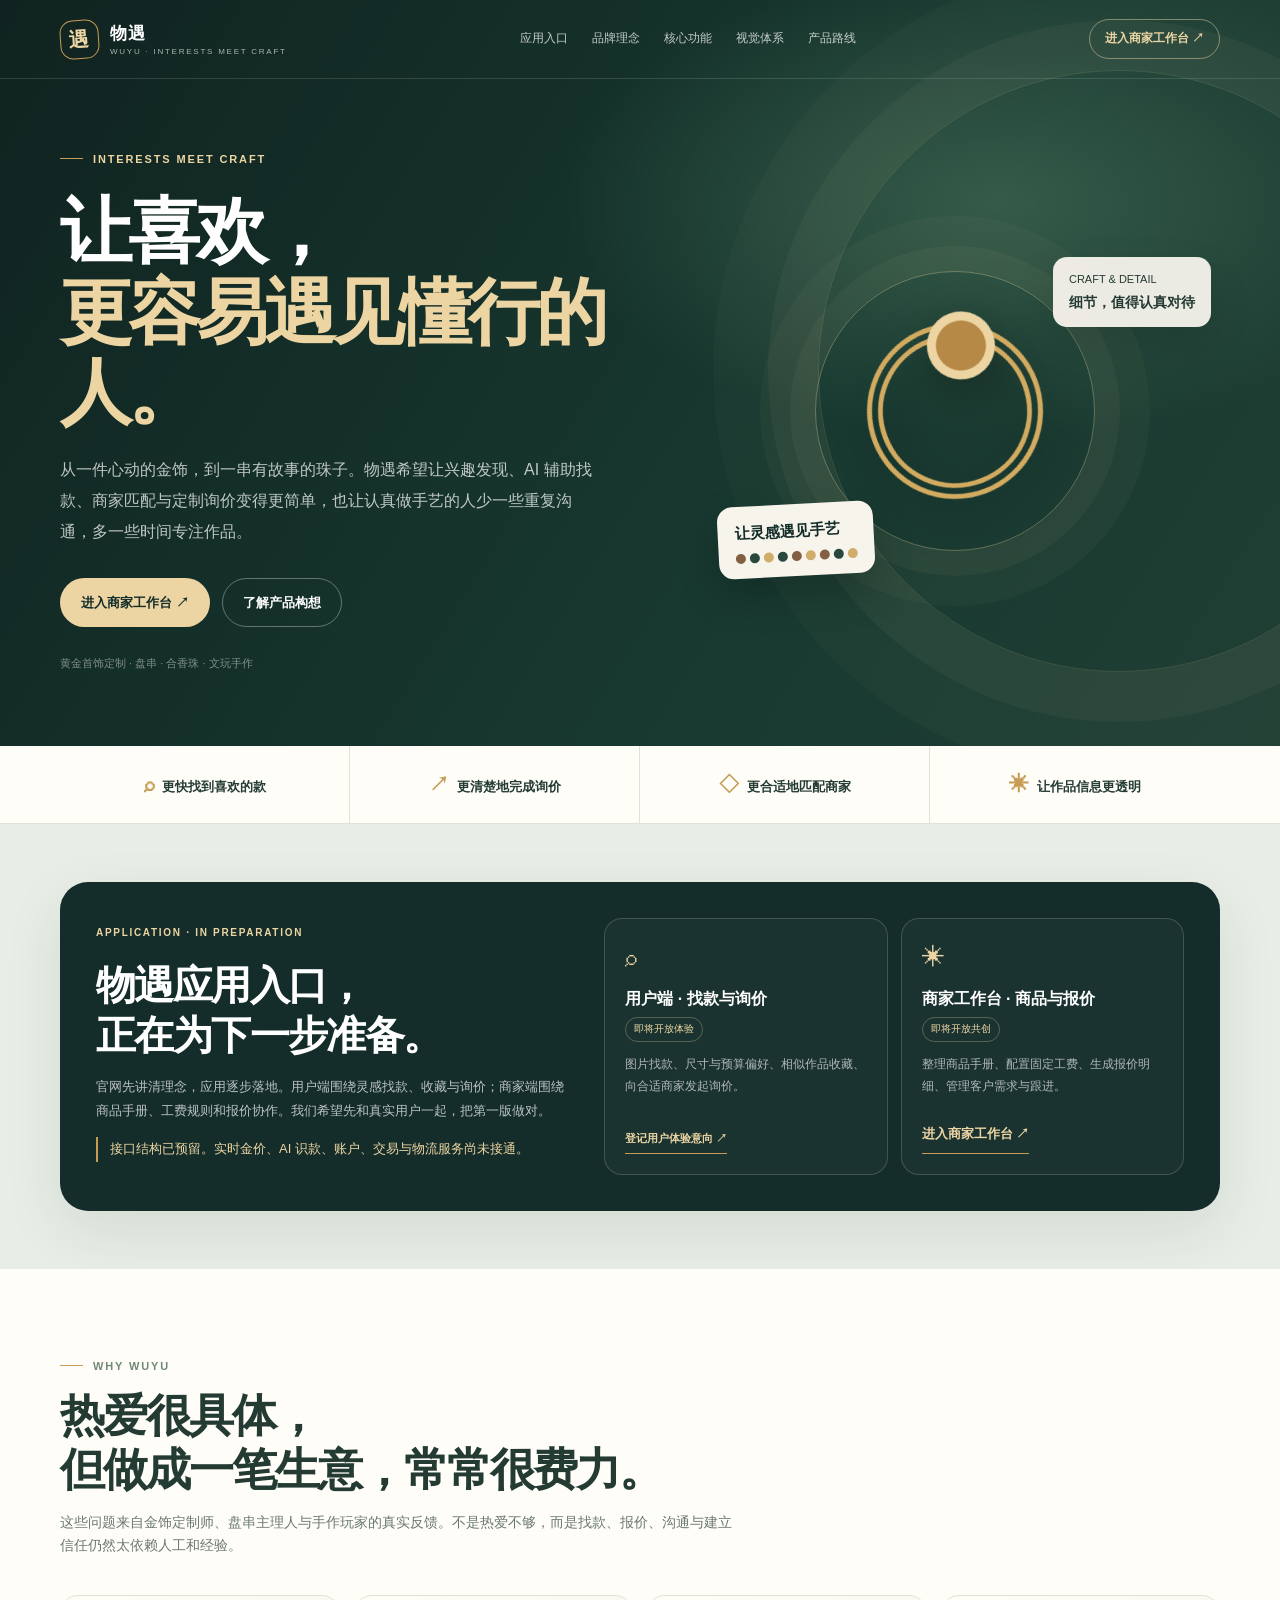
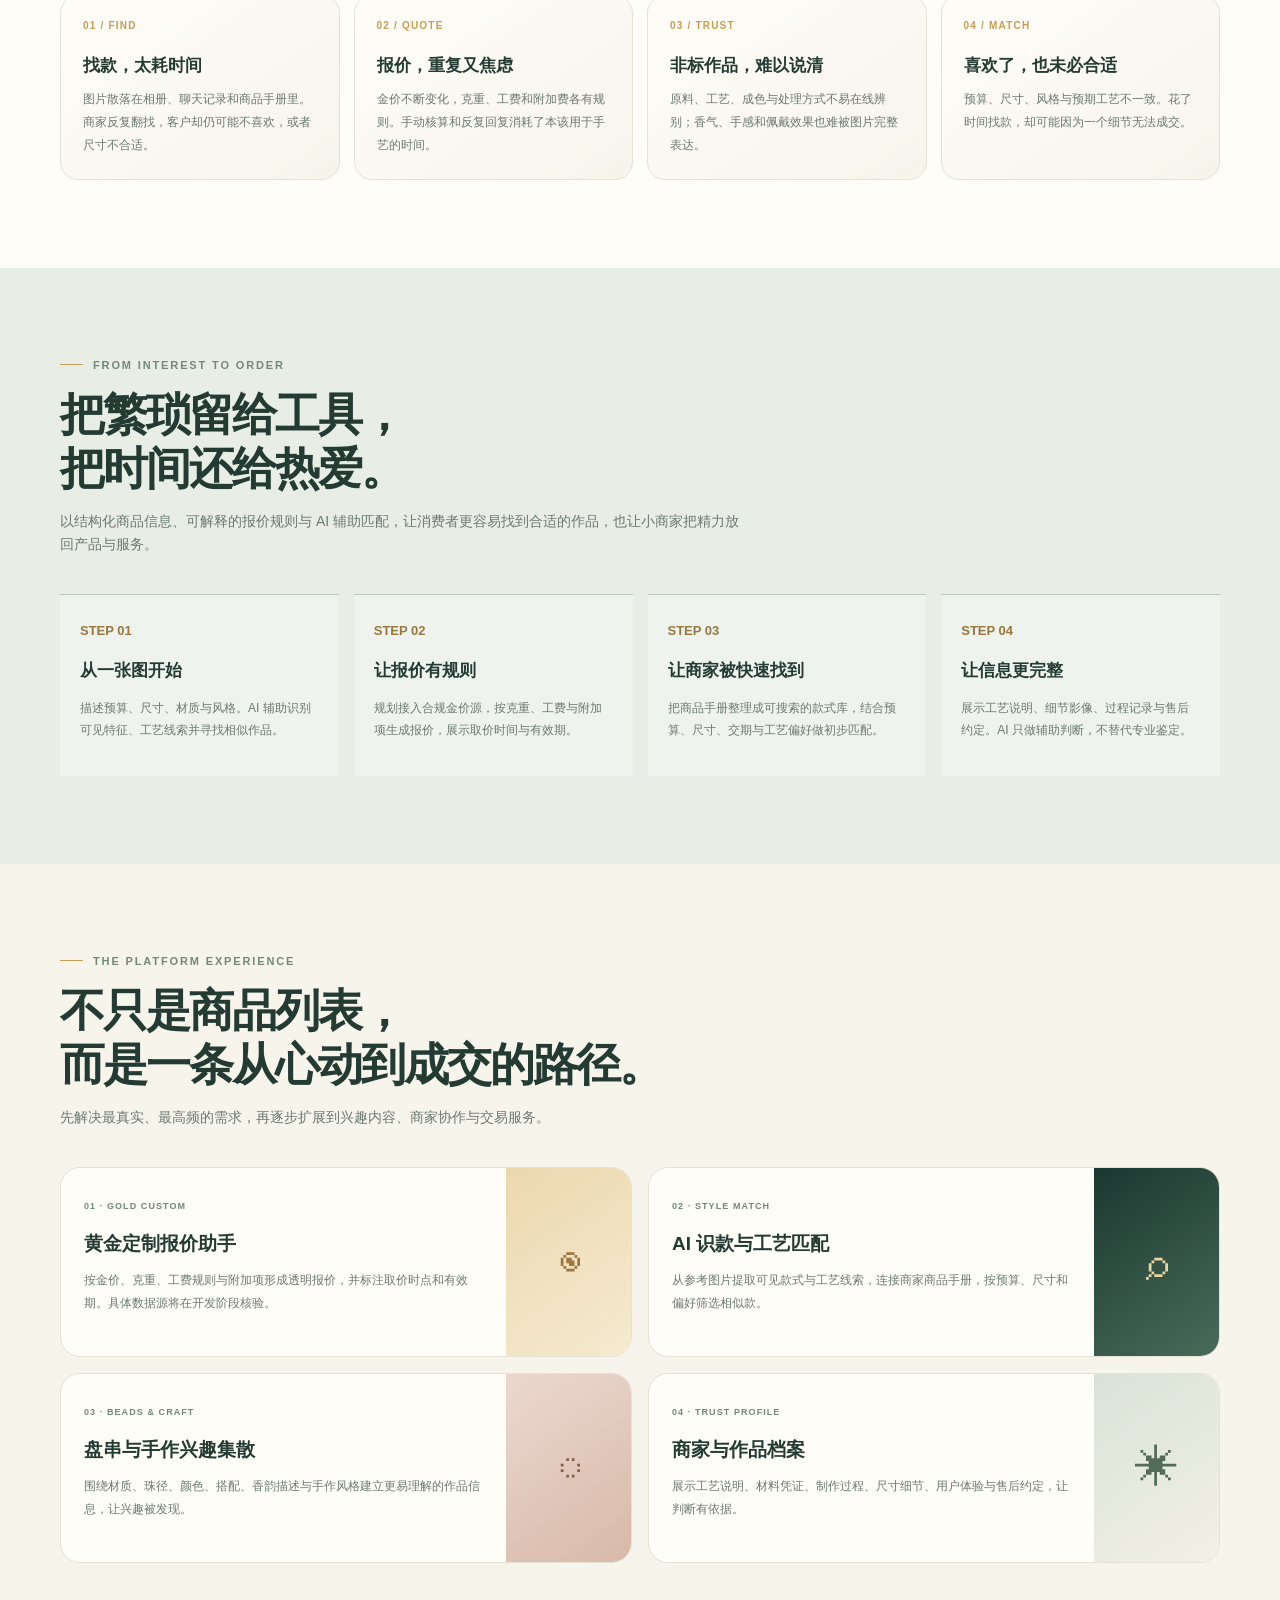
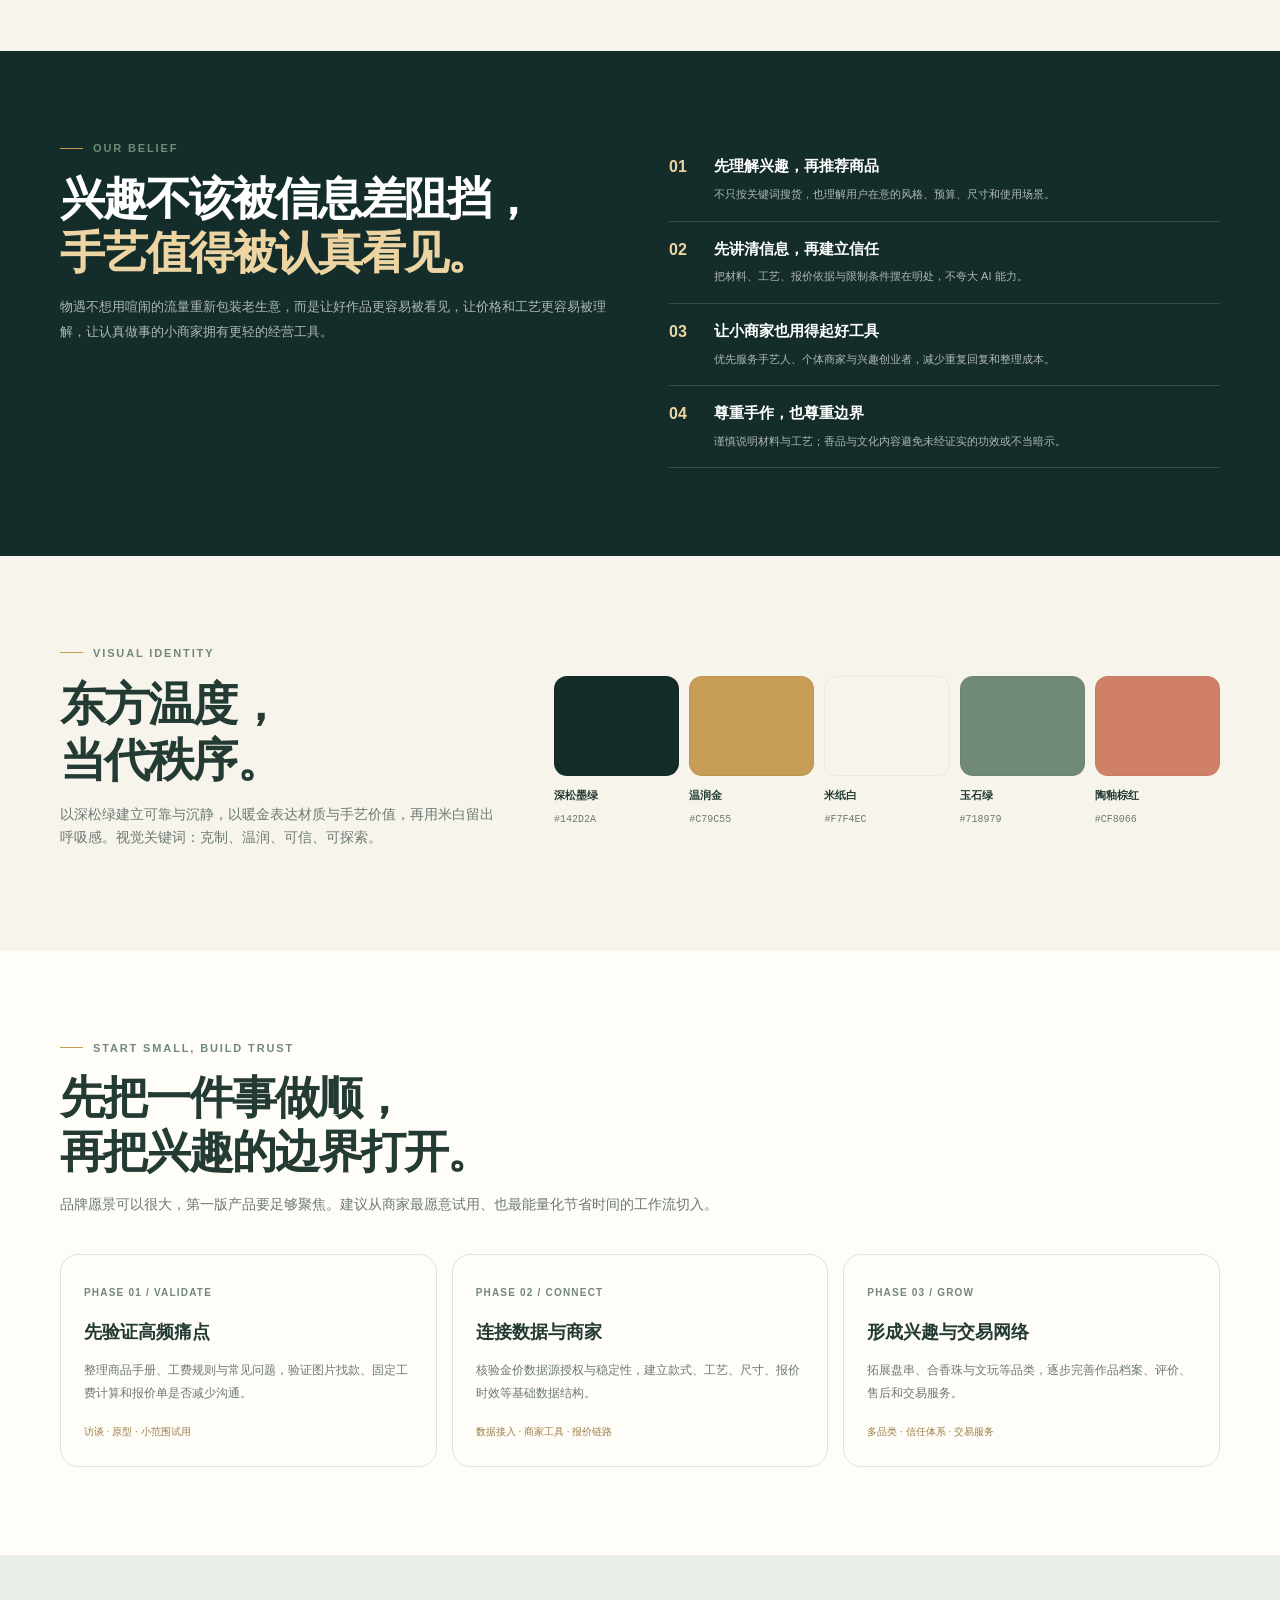
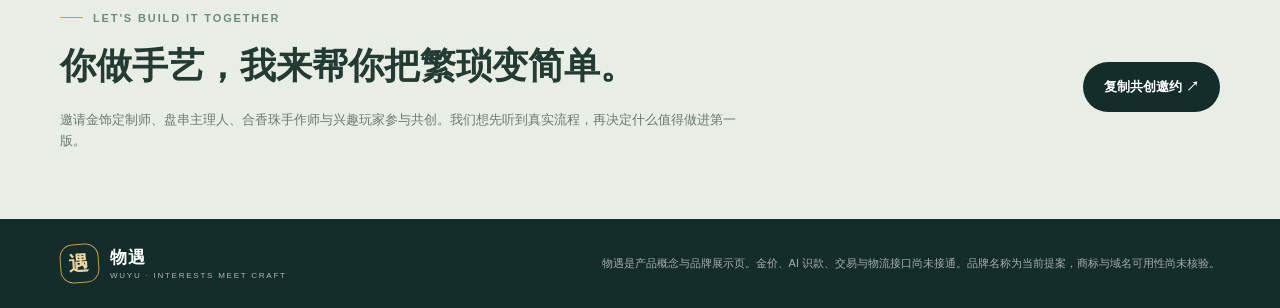
<file: index.html>
<!doctype html>
<html lang="zh-CN">
<head>
<meta charset="utf-8">
<meta name="viewport" content="width=device-width, initial-scale=1">
<meta name="theme-color" content="#142d2a">
<meta name="description" content="物遇 WUYU，让喜欢更容易遇见懂行的人。面向黄金首饰定制、盘串、合香珠与文玩的兴趣发现、选款、询价与商家匹配平台。">
<title>物遇 WUYU｜让喜欢，更容易遇见懂行的人</title>
<style>
:root{--ink:#142d2a;--forest:#24473d;--jade:#718979;--gold:#c79c55;--gold-light:#ecd5a3;--paper:#f7f4ec;--white:#fffdf8;--text:#243b34;--muted:#6b7971;--line:#e4e1d6;--coral:#cf8066;--r:22px}
*{box-sizing:border-box}html{scroll-behavior:smooth}body{margin:0;background:var(--paper);color:var(--text);font-family:Inter,-apple-system,BlinkMacSystemFont,"Segoe UI","PingFang SC","Microsoft YaHei",sans-serif;line-height:1.65}a{color:inherit;text-decoration:none}button{font:inherit;cursor:pointer}.wrap{width:min(1160px,calc(100% - 40px));margin:auto}.eyebrow{font-size:11px;letter-spacing:.17em;color:var(--jade);font-weight:800;text-transform:uppercase}.eyebrow:before{content:"";display:inline-block;width:23px;height:1px;background:var(--gold);vertical-align:middle;margin:0 10px 3px 0}.top{position:absolute;top:0;left:0;right:0;color:#fff;border-bottom:1px solid #ffffff20;z-index:3}.nav{height:78px;display:flex;align-items:center;justify-content:space-between;gap:22px}.brand{display:flex;gap:11px;align-items:center;font-size:17px;font-weight:800;letter-spacing:.06em}.mark{display:grid;place-items:center;width:39px;height:39px;border:1px solid var(--gold);border-radius:13px;color:var(--gold-light);font-size:20px;transform:rotate(-4deg)}.brand small{display:block;font-size:8px;letter-spacing:.22em;opacity:.65;font-weight:500;margin-top:-3px}.links{display:flex;gap:24px;font-size:12px;color:#ffffffbf}.links a:hover{color:var(--gold-light)}.nav-cta{border:1px solid #ecd5a37a;border-radius:99px;padding:9px 15px;color:var(--gold-light);font-size:12px;font-weight:700}.hero{position:relative;overflow:hidden;color:#fff;background:radial-gradient(ellipse at 78% 27%,#355b49 0,transparent 31%),linear-gradient(122deg,#102320,#183a31 65%,#203e34);padding:150px 0 74px;min-height:650px}.hero:after{content:"";position:absolute;right:-140px;top:70px;width:600px;height:600px;border:1px solid #ecd5a326;border-radius:50%;box-shadow:0 0 0 50px #ecd5a30a,0 0 0 105px #ecd5a306}.hero-grid{display:grid;grid-template-columns:1.05fr .95fr;gap:44px;align-items:center;position:relative;z-index:1}.hero .eyebrow{color:var(--gold-light)}h1{font-size:clamp(42px,6vw,72px);line-height:1.12;letter-spacing:-.055em;margin:23px 0 21px}h1 em{font-style:normal;color:var(--gold-light)}.lead{max-width:540px;color:#ffffffba;font-size:16px;line-height:1.95}.actions{display:flex;gap:12px;flex-wrap:wrap;margin-top:30px}.btn{display:inline-flex;align-items:center;justify-content:center;border-radius:99px;padding:13px 20px;border:1px solid transparent;font-weight:750;font-size:13px;transition:.2s}.btn:hover{transform:translateY(-2px)}.btn-gold{background:var(--gold-light);color:var(--ink)}.btn-ghost{border-color:#ffffff55;color:#fff}.tiny-note{margin-top:27px;font-size:11px;color:#ffffff75}.art{height:385px;position:relative;display:grid;place-items:center}.halo{width:280px;height:280px;border-radius:50%;border:1px solid #ecd5a359;box-shadow:0 0 0 25px #ecd5a30a,0 0 0 55px #ecd5a308;position:absolute}.ring{width:176px;height:176px;border:16px double #d3ab60;border-radius:50%;transform:rotate(-21deg);filter:drop-shadow(0 18px 26px #0006);position:relative}.ring:after{content:"";position:absolute;width:50px;height:50px;border:9px solid #ecd5a3;border-radius:50%;background:#b78946;top:-21px;right:9px}.bead{position:absolute;left:28px;bottom:28px;background:var(--paper);color:var(--ink);padding:15px 17px;border-radius:15px;box-shadow:0 18px 40px #0003;font-size:12px;transform:rotate(-3deg)}.bead strong{display:block;font-size:15px}.beads{display:flex;gap:4px;margin-top:7px}.beads i{width:10px;height:10px;border-radius:50%;background:#836043}.beads i:nth-child(2n){background:#29483d}.beads i:nth-child(3n){background:#d0ad6a}.note-card{position:absolute;right:9px;top:38px;background:#f7f4ecf2;color:var(--text);border-radius:14px;padding:13px 16px;font-size:11px;box-shadow:0 18px 40px #0002}.note-card strong{display:block;font-size:14px;margin-top:3px}.ribbon{background:var(--white);border-bottom:1px solid var(--line)}.ribbon-grid{display:grid;grid-template-columns:repeat(4,1fr)}.ribbon-grid div{padding:22px 8px;text-align:center;border-right:1px solid var(--line);font-size:13px;font-weight:750}.ribbon-grid div:last-child{border:0}.ribbon-grid span{color:var(--gold);font-size:20px;margin-right:8px}.section{padding:88px 0}.head{max-width:680px;margin-bottom:38px}.head h2,.belief h2{font-size:clamp(29px,4vw,45px);letter-spacing:-.045em;line-height:1.2;margin:14px 0}.head p,.muted{color:var(--muted);font-size:14px}.app{padding:58px 0;background:#e8eee6}.app-panel{background:var(--ink);color:white;border-radius:28px;padding:36px;display:grid;grid-template-columns:.9fr 1.1fr;gap:34px;box-shadow:0 20px 60px #142d2a18}.app-status{font-size:10px;letter-spacing:.17em;color:var(--gold-light);font-weight:800}.app h2{font-size:clamp(27px,3.5vw,40px);line-height:1.25;letter-spacing:-.04em;margin:15px 0}.app-copy p{font-size:13px;color:#ffffffb5;line-height:1.9}.api-note{border-left:2px solid var(--gold);padding-left:12px!important;color:#ecd5a3!important}.app-cards{display:grid;grid-template-columns:1fr 1fr;gap:13px}.app-card{border:1px solid #ffffff29;border-radius:18px;padding:20px;background:#ffffff08;display:flex;flex-direction:column;align-items:flex-start}.app-icon{font-size:23px;color:var(--gold-light);margin-bottom:9px}.app-card h3{font-size:16px;margin:0 0 5px}.status{font-size:10px;color:var(--gold-light);border:1px solid #ecd5a34a;padding:3px 8px;border-radius:99px}.app-card p{font-size:12px;color:#ffffffa6;line-height:1.8;flex:1}.app-card button{background:transparent;border:0;border-bottom:1px solid #c79c55;color:var(--gold-light);font-size:11px;font-weight:700;padding:0 0 5px;text-align:left}.pain{background:var(--white)}.grid4{display:grid;grid-template-columns:repeat(4,1fr);gap:14px}.pain-card{border:1px solid var(--line);border-radius:18px;padding:22px;background:linear-gradient(145deg,#fffdf8,#f7f4ec)}.num{font-size:10px;letter-spacing:.12em;color:var(--gold);font-weight:850}.pain-card h3{font-size:17px;margin:18px 0 8px}.pain-card p{font-size:12px;line-height:1.9;color:var(--muted);margin:0}.path{background:#e8eee6}.steps{display:grid;grid-template-columns:repeat(4,1fr);gap:15px}.step{padding:22px 20px;border-top:1px solid #b9c8b9;background:#ffffff42}.step b{font-size:13px;color:#98783f}.step h3{font-size:17px;margin:13px 0 8px}.step p{font-size:12px;line-height:1.9;color:var(--muted)}.features{display:grid;grid-template-columns:repeat(2,1fr);gap:16px}.feature{display:grid;grid-template-columns:1fr 125px;min-height:190px;background:var(--white);border:1px solid var(--line);border-radius:20px;overflow:hidden}.feature-copy{padding:23px}.feature small{color:var(--jade);font-weight:800;letter-spacing:.12em;font-size:9px}.feature h3{font-size:19px;margin:10px 0}.feature p{font-size:12px;line-height:1.9;color:var(--muted);margin:0}.feature-art{display:grid;place-items:center;background:linear-gradient(145deg,#ecd8af,#f5ead0);font-size:44px;color:#9d7741}.feature:nth-child(2) .feature-art{background:linear-gradient(145deg,#1b3830,#496b59);color:#ecd5a3}.feature:nth-child(3) .feature-art{background:linear-gradient(145deg,#ecd8d0,#d7b9a8);color:#835f48}.feature:nth-child(4) .feature-art{background:linear-gradient(145deg,#d8e3d7,#f4f0e5);color:#536b59}.belief{background:var(--ink);color:white}.belief-grid{display:grid;grid-template-columns:1fr 1fr;gap:58px}.belief h2 span{color:var(--gold-light)}.belief p{font-size:13px;color:#ffffffa8;line-height:1.95}.principle{padding:15px 0;border-bottom:1px solid #ffffff27;display:grid;grid-template-columns:33px 1fr;gap:12px}.principle b{color:var(--gold-light)}.principle h3{font-size:15px;margin:0 0 5px}.principle p{margin:0;font-size:11px}.palette{display:grid;grid-template-columns:.8fr 1.2fr;gap:50px;align-items:center}.swatches{display:grid;grid-template-columns:repeat(5,1fr);gap:10px}.swatch-color{height:100px;border-radius:13px;border:1px solid #0000000b}.swatch strong{display:block;font-size:11px;margin-top:10px}.swatch code{font-size:10px;color:var(--muted)}.roadmap{background:var(--white)}.phases{display:grid;grid-template-columns:repeat(3,1fr);gap:15px}.phase{padding:23px;border:1px solid var(--line);border-radius:18px}.phase small{font-size:10px;letter-spacing:.12em;color:var(--jade);font-weight:800}.phase h3{font-size:18px;margin:13px 0 8px}.phase p{font-size:12px;color:var(--muted);line-height:1.9}.phase em{font-size:10px;color:#9c7d47;font-style:normal}.cta{background:#e8eee6;padding:54px 0}.cta-row{display:flex;align-items:center;justify-content:space-between;gap:28px}.cta h2{font-size:clamp(24px,3vw,36px);margin:9px 0}.cta p{font-size:13px;color:var(--muted);max-width:690px}.btn-dark{background:var(--ink);color:white}.footer{background:var(--ink);color:#ffffff9c;padding:25px 0;font-size:11px}.footer-row{display:flex;align-items:center;justify-content:space-between;gap:25px}.footer .brand{color:white}.toast{position:fixed;left:50%;bottom:25px;transform:translate(-50%,20px);background:var(--ink);color:white;padding:12px 18px;border-radius:99px;font-size:12px;opacity:0;pointer-events:none;transition:.25s;z-index:10;max-width:90vw}.toast.show{opacity:1;transform:translate(-50%,0)}
@media(max-width:850px){.links{display:none}.hero-grid,.app-panel,.belief-grid,.palette{grid-template-columns:1fr}.hero{padding-top:125px}.art{height:300px}.hero-grid{gap:10px}.app-panel{padding:26px}.grid4,.steps{grid-template-columns:repeat(2,1fr)}.belief-grid{gap:24px}.swatches{gap:8px}.swatch-color{height:75px}}
@media(max-width:560px){.wrap{width:calc(100% - 28px)}.nav{height:68px}.nav-cta{font-size:10px;padding:8px 11px}.hero{padding:115px 0 47px;min-height:auto}.hero h1{font-size:43px}.lead{font-size:14px}.art{height:250px}.halo{width:205px;height:205px}.ring{width:130px;height:130px;border-width:12px}.ring:after{width:38px;height:38px;border-width:7px;top:-17px}.note-card{right:0;top:15px}.bead{left:0;bottom:6px}.ribbon-grid{grid-template-columns:repeat(2,1fr)}.ribbon-grid div{border-bottom:1px solid var(--line)}.section{padding:60px 0}.app{padding:35px 0}.app-panel{padding:21px;border-radius:22px}.app-cards,.features,.phases{grid-template-columns:1fr}.grid4,.steps{grid-template-columns:1fr}.feature{grid-template-columns:1fr 95px;min-height:175px}.swatches{grid-template-columns:repeat(3,1fr)}.swatch-color{height:58px}.cta-row,.footer-row{align-items:flex-start;flex-direction:column}.head{margin-bottom:27px}}
</style>
</head>
<body>
<header class="top"><div class="wrap nav"><a class="brand" href="#home"><span class="mark">遇</span><span>物遇<small>WUYU · INTERESTS MEET CRAFT</small></span></a><nav class="links"><a href="#app-entry">应用入口</a><a href="#idea">品牌理念</a><a href="#features">核心功能</a><a href="#palette">视觉体系</a><a href="#roadmap">产品路线</a></nav><a class="nav-cta" href="merchant/">进入商家工作台 ↗</a></div></header>
<main id="home">
<section class="hero"><div class="wrap hero-grid"><div><div class="eyebrow">INTERESTS MEET CRAFT</div><h1>让喜欢，<br><em>更容易遇见懂行的人。</em></h1><p class="lead">从一件心动的金饰，到一串有故事的珠子。物遇希望让兴趣发现、AI 辅助找款、商家匹配与定制询价变得更简单，也让认真做手艺的人少一些重复沟通，多一些时间专注作品。</p><div class="actions"><a class="btn btn-gold" href="merchant/">进入商家工作台 ↗</a><a class="btn btn-ghost" href="#solution">了解产品构想</a></div><div class="tiny-note">黄金首饰定制 · 盘串 · 合香珠 · 文玩手作</div></div><div class="art" aria-label="抽象金饰与珠串视觉"><div class="halo"></div><div class="ring"></div><div class="note-card">CRAFT & DETAIL<strong>细节，值得认真对待</strong></div><div class="bead"><strong>让灵感遇见手艺</strong><div class="beads"><i></i><i></i><i></i><i></i><i></i><i></i><i></i><i></i><i></i></div></div></div></div></section>
<section class="ribbon"><div class="wrap ribbon-grid"><div><span>⌕</span>更快找到喜欢的款</div><div><span>↗</span>更清楚地完成询价</div><div><span>◇</span>更合适地匹配商家</div><div><span>✳</span>让作品信息更透明</div></div></section>
<section class="app" id="app-entry"><div class="wrap app-panel"><div class="app-copy"><span class="app-status">APPLICATION · IN PREPARATION</span><h2>物遇应用入口，<br>正在为下一步准备。</h2><p>官网先讲清理念，应用逐步落地。用户端围绕灵感找款、收藏与询价；商家端围绕商品手册、工费规则和报价协作。我们希望先和真实用户一起，把第一版做对。</p><p class="api-note">接口结构已预留。实时金价、AI 识款、账户、交易与物流服务尚未接通。</p></div><div class="app-cards"><article class="app-card"><div class="app-icon">⌕</div><h3>用户端 · 找款与询价</h3><span class="status">即将开放体验</span><p>图片找款、尺寸与预算偏好、相似作品收藏、向合适商家发起询价。</p><button data-interest="user">登记用户体验意向 ↗</button></article><article class="app-card"><div class="app-icon">✳</div><h3>商家工作台 · 商品与报价</h3><span class="status">即将开放共创</span><p>整理商品手册、配置固定工费、生成报价明细、管理客户需求与跟进。</p><a class="btn btn-gold" href="merchant/" style="padding:8px 0;background:transparent;color:#ecd5a3;border:0;border-bottom:1px solid #c79c55;border-radius:0">进入商家工作台 ↗</a></article></div></div></section>
<section class="section pain" id="idea"><div class="wrap"><div class="head"><div class="eyebrow">WHY WUYU</div><h2>热爱很具体，<br>但做成一笔生意，常常很费力。</h2><p>这些问题来自金饰定制师、盘串主理人与手作玩家的真实反馈。不是热爱不够，而是找款、报价、沟通与建立信任仍然太依赖人工和经验。</p></div><div class="grid4"><article class="pain-card"><div class="num">01 / FIND</div><h3>找款，太耗时间</h3><p>图片散落在相册、聊天记录和商品手册里。商家反复翻找，客户却仍可能不喜欢，或者尺寸不合适。</p></article><article class="pain-card"><div class="num">02 / QUOTE</div><h3>报价，重复又焦虑</h3><p>金价不断变化，克重、工费和附加费各有规则。手动核算和反复回复消耗了本该用于手艺的时间。</p></article><article class="pain-card"><div class="num">03 / TRUST</div><h3>非标作品，难以说清</h3><p>原料、工艺、成色与处理方式不易在线辨别；香气、手感和佩戴效果也难被图片完整表达。</p></article><article class="pain-card"><div class="num">04 / MATCH</div><h3>喜欢了，也未必合适</h3><p>预算、尺寸、风格与预期工艺不一致。花了时间找款，却可能因为一个细节无法成交。</p></article></div></div></section>
<section class="section path" id="solution"><div class="wrap"><div class="head"><div class="eyebrow">FROM INTEREST TO ORDER</div><h2>把繁琐留给工具，<br>把时间还给热爱。</h2><p>以结构化商品信息、可解释的报价规则与 AI 辅助匹配，让消费者更容易找到合适的作品，也让小商家把精力放回产品与服务。</p></div><div class="steps"><article class="step"><b>STEP 01</b><h3>从一张图开始</h3><p>描述预算、尺寸、材质与风格。AI 辅助识别可见特征、工艺线索并寻找相似作品。</p></article><article class="step"><b>STEP 02</b><h3>让报价有规则</h3><p>规划接入合规金价源，按克重、工费与附加项生成报价，展示取价时间与有效期。</p></article><article class="step"><b>STEP 03</b><h3>让商家被快速找到</h3><p>把商品手册整理成可搜索的款式库，结合预算、尺寸、交期与工艺偏好做初步匹配。</p></article><article class="step"><b>STEP 04</b><h3>让信息更完整</h3><p>展示工艺说明、细节影像、过程记录与售后约定。AI 只做辅助判断，不替代专业鉴定。</p></article></div></div></section>
<section class="section" id="features"><div class="wrap"><div class="head"><div class="eyebrow">THE PLATFORM EXPERIENCE</div><h2>不只是商品列表，<br>而是一条从心动到成交的路径。</h2><p>先解决最真实、最高频的需求，再逐步扩展到兴趣内容、商家协作与交易服务。</p></div><div class="features"><article class="feature"><div class="feature-copy"><small>01 · GOLD CUSTOM</small><h3>黄金定制报价助手</h3><p>按金价、克重、工费规则与附加项形成透明报价，并标注取价时点和有效期。具体数据源将在开发阶段核验。</p></div><div class="feature-art">◉</div></article><article class="feature"><div class="feature-copy"><small>02 · STYLE MATCH</small><h3>AI 识款与工艺匹配</h3><p>从参考图片提取可见款式与工艺线索，连接商家商品手册，按预算、尺寸和偏好筛选相似款。</p></div><div class="feature-art">⌕</div></article><article class="feature"><div class="feature-copy"><small>03 · BEADS & CRAFT</small><h3>盘串与手作兴趣集散</h3><p>围绕材质、珠径、颜色、搭配、香韵描述与手作风格建立更易理解的作品信息，让兴趣被发现。</p></div><div class="feature-art">◌</div></article><article class="feature"><div class="feature-copy"><small>04 · TRUST PROFILE</small><h3>商家与作品档案</h3><p>展示工艺说明、材料凭证、制作过程、尺寸细节、用户体验与售后约定，让判断有依据。</p></div><div class="feature-art">✳</div></article></div></div></section>
<section class="section belief"><div class="wrap belief-grid"><div><div class="eyebrow">OUR BELIEF</div><h2>兴趣不该被信息差阻挡，<br><span>手艺值得被认真看见。</span></h2><p>物遇不想用喧闹的流量重新包装老生意，而是让好作品更容易被看见，让价格和工艺更容易被理解，让认真做事的小商家拥有更轻的经营工具。</p></div><div><article class="principle"><b>01</b><div><h3>先理解兴趣，再推荐商品</h3><p>不只按关键词搜货，也理解用户在意的风格、预算、尺寸和使用场景。</p></div></article><article class="principle"><b>02</b><div><h3>先讲清信息，再建立信任</h3><p>把材料、工艺、报价依据与限制条件摆在明处，不夸大 AI 能力。</p></div></article><article class="principle"><b>03</b><div><h3>让小商家也用得起好工具</h3><p>优先服务手艺人、个体商家与兴趣创业者，减少重复回复和整理成本。</p></div></article><article class="principle"><b>04</b><div><h3>尊重手作，也尊重边界</h3><p>谨慎说明材料与工艺；香品与文化内容避免未经证实的功效或不当暗示。</p></div></article></div></div></section>
<section class="section" id="palette"><div class="wrap palette"><div><div class="eyebrow">VISUAL IDENTITY</div><h2 style="font-size:clamp(30px,4vw,46px);line-height:1.2;letter-spacing:-.04em;margin:15px 0">东方温度，<br>当代秩序。</h2><p class="muted">以深松绿建立可靠与沉静，以暖金表达材质与手艺价值，再用米白留出呼吸感。视觉关键词：克制、温润、可信、可探索。</p></div><div class="swatches"><div class="swatch"><div class="swatch-color" style="background:#142D2A"></div><strong>深松墨绿</strong><code>#142D2A</code></div><div class="swatch"><div class="swatch-color" style="background:#C79C55"></div><strong>温润金</strong><code>#C79C55</code></div><div class="swatch"><div class="swatch-color" style="background:#F7F4EC"></div><strong>米纸白</strong><code>#F7F4EC</code></div><div class="swatch"><div class="swatch-color" style="background:#718979"></div><strong>玉石绿</strong><code>#718979</code></div><div class="swatch"><div class="swatch-color" style="background:#CF8066"></div><strong>陶釉棕红</strong><code>#CF8066</code></div></div></div></section>
<section class="section roadmap" id="roadmap"><div class="wrap"><div class="head"><div class="eyebrow">START SMALL, BUILD TRUST</div><h2>先把一件事做顺，<br>再把兴趣的边界打开。</h2><p>品牌愿景可以很大，第一版产品要足够聚焦。建议从商家最愿意试用、也最能量化节省时间的工作流切入。</p></div><div class="phases"><article class="phase"><small>PHASE 01 / VALIDATE</small><h3>先验证高频痛点</h3><p>整理商品手册、工费规则与常见问题，验证图片找款、固定工费计算和报价单是否减少沟通。</p><em>访谈 · 原型 · 小范围试用</em></article><article class="phase"><small>PHASE 02 / CONNECT</small><h3>连接数据与商家</h3><p>核验金价数据源授权与稳定性，建立款式、工艺、尺寸、报价时效等基础数据结构。</p><em>数据接入 · 商家工具 · 报价链路</em></article><article class="phase"><small>PHASE 03 / GROW</small><h3>形成兴趣与交易网络</h3><p>拓展盘串、合香珠与文玩等品类，逐步完善作品档案、评价、售后和交易服务。</p><em>多品类 · 信任体系 · 交易服务</em></article></div></div></section>
<section class="cta"><div class="wrap cta-row"><div><div class="eyebrow">LET'S BUILD IT TOGETHER</div><h2>你做手艺，我来帮你把繁琐变简单。</h2><p>邀请金饰定制师、盘串主理人、合香珠手作师与兴趣玩家参与共创。我们想先听到真实流程，再决定什么值得做进第一版。</p></div><button class="btn btn-dark" id="joinButton">复制共创邀约 ↗</button></div></section>
</main>
<footer class="footer"><div class="wrap footer-row"><a class="brand" href="#home"><span class="mark">遇</span><span>物遇<small>WUYU · INTERESTS MEET CRAFT</small></span></a><div>物遇是产品概念与品牌展示页。金价、AI 识款、交易与物流接口尚未接通。品牌名称为当前提案，商标与域名可用性尚未核验。</div></div></footer><div class="toast" id="toast" role="status" aria-live="polite">已复制</div>
<script src="js/app-config.js"></script><script src="js/api-client.js"></script>
<script>
const toast=document.getElementById("toast");
function showToast(m){toast.textContent=m;toast.classList.add("show");setTimeout(()=>toast.classList.remove("show"),3200)}
function copyText(m){if(navigator.clipboard&&navigator.clipboard.writeText){navigator.clipboard.writeText(m).then(()=>showToast("意向模板已复制，可保存后继续交流")).catch(()=>showToast(m))}else{showToast(m)}}
document.querySelectorAll("[data-interest]").forEach(b=>b.addEventListener("click",()=>{const m=b.dataset.interest==="user"?"我想参与物遇用户端体验共创。我的兴趣品类是____；我最需要的功能是____；我常遇到的问题是____。":"我想参与物遇商家工作台共创。我的经营品类是____；商品手册目前的形式是____；我最想减少的重复工作是____。";copyText(m)}));
document.getElementById("joinButton").addEventListener("click",()=>copyText("我想参与物遇 WUYU 共创：我的身份/品类是____；我最想解决的问题是____；我愿意分享的真实流程是____。"));
</script></body></html>
</file>
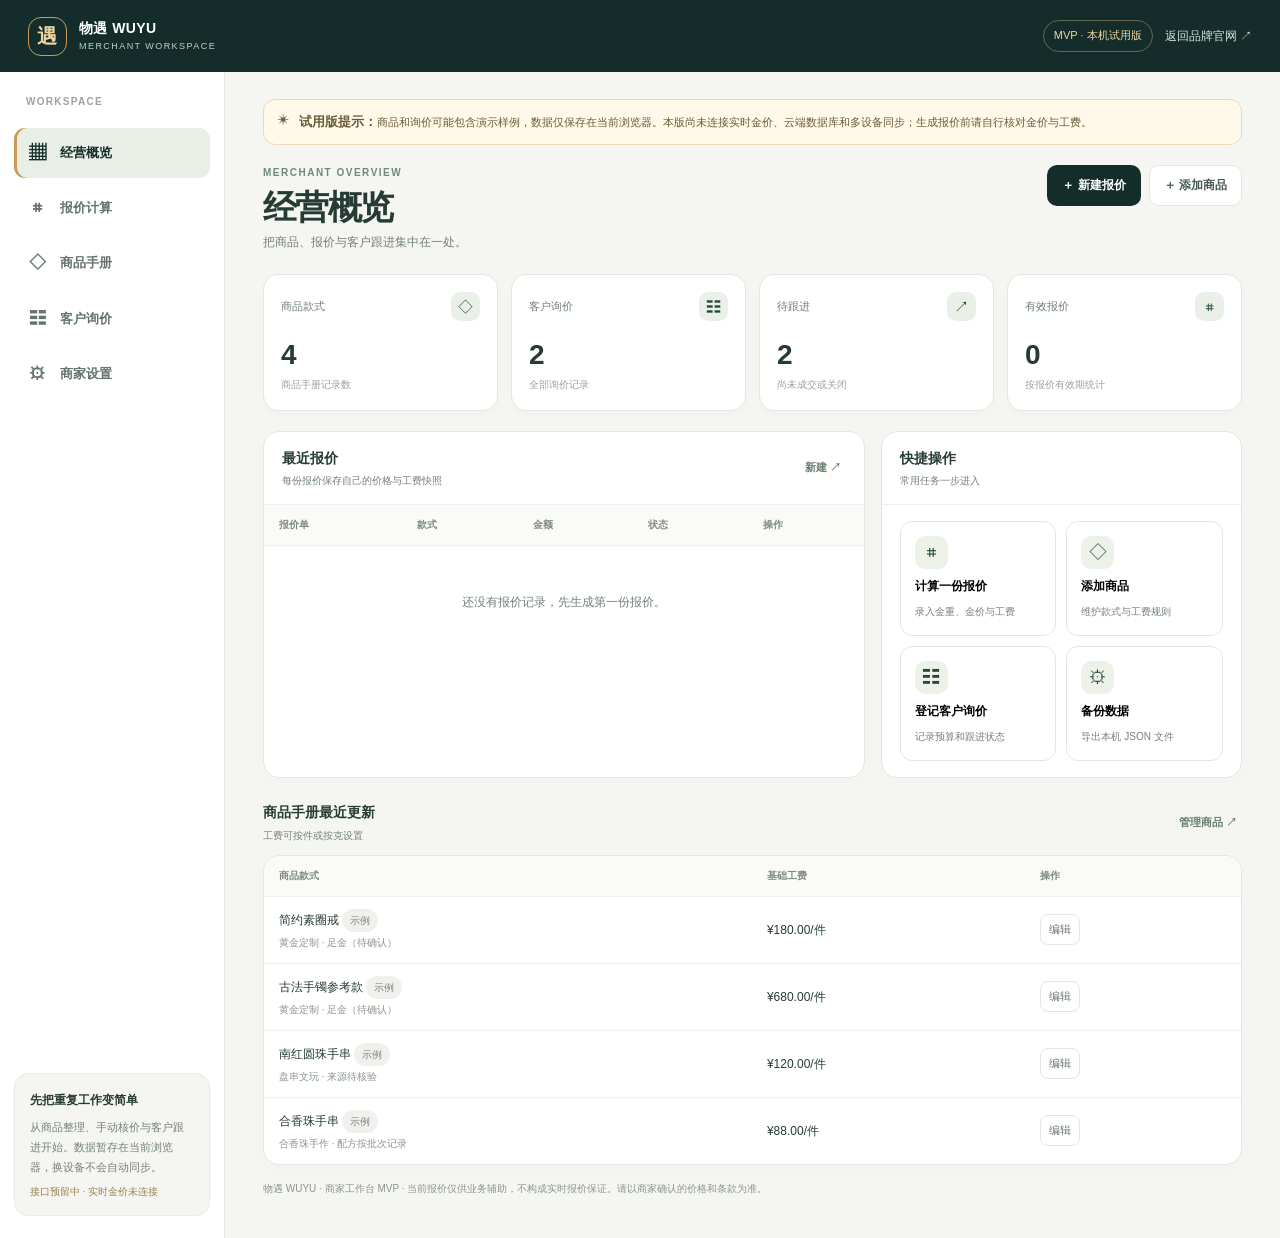
<file: merchant/index.html>
<!doctype html>
<html lang="zh-CN">
<head>
<meta charset="utf-8">
<meta name="viewport" content="width=device-width, initial-scale=1">
<meta name="theme-color" content="#142d2a">
<meta name="description" content="物遇 WUYU 商家工作台 MVP：商品手册、黄金定制报价、客户询价管理。">
<title>物遇 WUYU｜商家工作台</title>
<link rel="stylesheet" href="styles.css">
</head>
<body>
<header class="app-top">
  <a class="brand" href="../index.html"><span class="brand-mark">遇</span><span>物遇 WUYU<small>MERCHANT WORKSPACE</small></span></a>
  <div class="top-right"><span class="mode-chip">MVP · 本机试用版</span><a class="web-link" href="../index.html">返回品牌官网 ↗</a></div>
</header>
<div class="shell">
  <aside class="sidebar">
    <div class="nav-label">WORKSPACE</div>
    <nav class="nav-list" aria-label="工作台导航">
      <button class="nav-item active" data-view="dashboard"><span class="ico">▦</span>经营概览</button>
      <button class="nav-item" data-view="quote"><span class="ico">⌗</span>报价计算</button>
      <button class="nav-item" data-view="products"><span class="ico">◇</span>商品手册</button>
      <button class="nav-item" data-view="inquiries"><span class="ico">☷</span>客户询价</button>
      <button class="nav-item" data-view="settings"><span class="ico">⚙</span>商家设置</button>
    </nav>
    <div class="side-card"><strong>先把重复工作变简单</strong><p>从商品整理、手动核价与客户跟进开始。数据暂存在当前浏览器，换设备不会自动同步。</p><div class="tiny">接口预留中 · 实时金价未连接</div></div>
  </aside>
  <main class="main">
    <div class="demo-banner"><span>✳</span><div><b>试用版提示：</b>商品和询价可能包含演示样例，数据仅保存在当前浏览器。本版尚未连接实时金价、云端数据库和多设备同步；生成报价前请自行核对金价与工费。</div></div>
    <div id="viewContainer" aria-live="polite"></div>
    <div class="footnote">物遇 WUYU · 商家工作台 MVP · 当前报价仅供业务辅助，不构成实时报价保证。请以商家确认的价格和条款为准。</div>
  </main>
</div>
<div id="modalRoot"></div><div id="toast" class="toast" role="status" aria-live="polite"></div>
<script src="../js/app-config.js"></script>
<script src="app.js"></script>
</body>
</html>
</file>
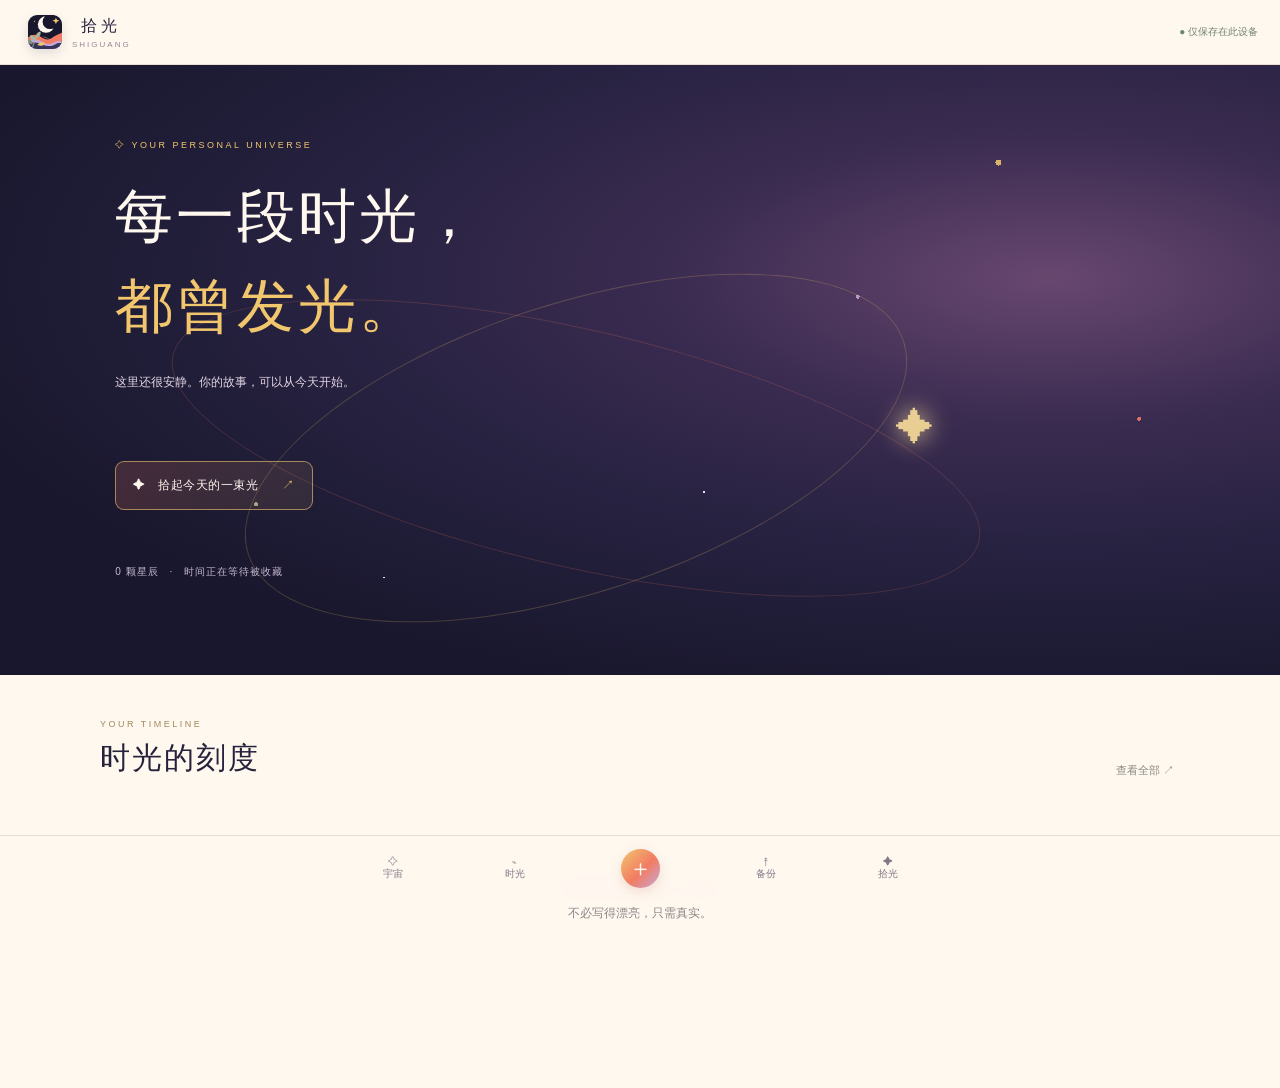
<file: shiguang/index.html>
<!doctype html>
<html lang="zh-CN"><head><meta charset="utf-8"><meta name="viewport" content="width=device-width,initial-scale=1,viewport-fit=cover"><meta name="theme-color" content="#19172d"><meta name="description" content="拾光 SHIGUANG，拾起时光，留住人间。"><title>拾光 SHIGUANG｜拾起时光，留住人间</title><style>
:root{--ink:#1b2639;--gold:#c9aa72;--paper:#f8f6f0;--muted:#8b8c89;--line:#e8e2d6}*{box-sizing:border-box}body{margin:0;background:var(--paper);color:var(--ink);font-family:-apple-system,BlinkMacSystemFont,"PingFang SC","Microsoft YaHei",sans-serif}button,input,textarea{font:inherit}button{cursor:pointer}.top{height:65px;padding:0 22px;display:flex;align-items:center;justify-content:space-between;border-bottom:1px solid var(--line)}.brand{border:0;background:none;display:flex;gap:10px;align-items:center;color:var(--ink)}.logo{width:29px;height:29px;border:1px solid var(--gold);border-radius:50%;display:grid;place-items:center;color:var(--gold)}.brand b{font-family:Georgia,serif;font-weight:500;letter-spacing:4px}.brand small{display:block;font-size:8px;letter-spacing:2px;color:#9b9385;margin-top:3px}.save{font-size:10px;color:#8a9485}.hero{position:relative;min-height:610px;overflow:hidden;background:radial-gradient(ellipse at 70% 55%,#1e3151,#101a30 46%,#090f1d);color:#f3ead9;padding:75px clamp(24px,9vw,120px) 42px}.hero:before{content:"";position:absolute;inset:0;opacity:.6;background-image:radial-gradient(1px 1px at 12% 22%,#fff 99%,transparent),radial-gradient(2px 2px at 78% 16%,#e9d6a7 99%,transparent),radial-gradient(1px 1px at 55% 70%,#fff 99%,transparent),radial-gradient(1px 1px at 89% 58%,#fff 99%,transparent),radial-gradient(1px 1px at 30% 84%,#fff 99%,transparent),radial-gradient(1px 1px at 67% 38%,#fff 99%,transparent)}.eyebrow{font-size:9px;letter-spacing:2.5px;color:#c9b58f;margin:0 0 22px;position:relative}.hero h1{position:relative;font-family:"Songti SC",Georgia,serif;font-weight:400;font-size:clamp(34px,6vw,58px);line-height:1.55;letter-spacing:3px;margin:0}.hero h1 em{font-style:normal;color:#e5c98e}.sub{position:relative;font-size:12px;line-height:2;color:#b7c0d0;margin-top:18px}.orbit{position:absolute;width:min(76vw,690px);height:290px;border:1px solid #e0c99516;border-radius:50%;top:39%;left:45%;transform:translateX(-50%) rotate(-18deg);pointer-events:none}.orbit:after{content:"";position:absolute;inset:25px -70px;border:1px solid #e0c99512;border-radius:50%;transform:rotate(31deg)}.stars{position:absolute;inset:0;pointer-events:none}.star{position:absolute;border:0;background:none;color:#f2dca9;font-size:19px;text-shadow:0 0 14px #f0d28a;pointer-events:auto;padding:10px;animation:twinkle 3.5s ease-in-out infinite}.star:hover{transform:scale(1.3)}@keyframes twinkle{50%{opacity:.45}}.cta{position:relative;margin-top:55px;background:#d8c18b12;border:1px solid #d9c38e70;color:#f3e7ca;padding:15px 17px;font-size:12px;letter-spacing:.5px}.cta span{margin-left:20px;color:#d8bd82}.stats{position:relative;margin-top:55px;font-size:10px;color:#8d9ab0;letter-spacing:1px}.section{padding:44px clamp(22px,8vw,100px) 70px}.section-head{display:flex;justify-content:space-between;align-items:end;margin-bottom:20px}.section-head h2{font-family:Georgia,"Songti SC",serif;font-weight:400;font-size:26px;letter-spacing:2px;margin:0}.textbtn{border:0;background:none;color:#8b8b84;font-size:11px}.cards{display:grid;grid-template-columns:repeat(3,minmax(0,1fr));gap:12px}.card{border:1px solid var(--line);background:#fffdf8;padding:18px;text-align:left;min-height:145px;color:var(--ink)}.card h3{font-family:Georgia,"Songti SC",serif;font-weight:400;font-size:17px;margin:16px 0 8px}.card p{font-size:11px;line-height:1.8;color:#888b8a;margin:0;display:-webkit-box;-webkit-line-clamp:2;-webkit-box-orient:vertical;overflow:hidden}.meta{font-size:10px;color:#a48a5a}.empty{text-align:center;padding:28px 0;color:#989186;font-size:12px;line-height:2}.empty strong{display:block;color:#b99c68;font-size:25px;font-weight:400}.view{display:none;min-height:70vh;padding:28px clamp(20px,8vw,100px) 90px}.view.active{display:block}.back{border:0;background:none;color:#8b8b84;padding:8px 0}.view h2{font-family:Georgia,"Songti SC",serif;font-size:30px;font-weight:400;letter-spacing:2px}.field{display:block;font-size:11px;color:#686b70;margin:20px 0 8px}.field input,.field textarea{display:block;width:100%;border:1px solid var(--line);background:#fffdf9;padding:13px;color:#343b47;outline-color:var(--gold);font-size:13px}.field textarea{min-height:160px;resize:vertical;line-height:1.9}.row{display:flex;gap:8px;flex-wrap:wrap;margin:15px 0}.chip{border:1px solid var(--line);border-radius:30px;padding:8px 13px;background:transparent;color:#85847c;font-size:10px}.chip.on{background:#f0e7d4;border-color:#c6ab76;color:#7f653d}.primary,.secondary{padding:12px 17px;border:1px solid var(--ink);font-size:11px}.primary{background:var(--ink);color:#f5eddd}.secondary{background:transparent;color:#666}.actions{display:flex;gap:8px;margin-top:18px;flex-wrap:wrap}.actions button{flex:1}.poem{white-space:pre-wrap;line-height:2.3;text-align:center;font-family:Georgia,"Songti SC",serif;font-size:15px;color:#5b5448;background:#f0eadc;border:1px solid #e2d5bd;padding:28px 20px;margin-top:20px}.poem input{font-family:inherit;font-size:22px;text-align:center;border:0;background:transparent;width:100%;color:#443d32}.poem textarea{width:100%;min-height:220px;text-align:center;border:0;background:transparent;resize:vertical;line-height:2.3;font-family:inherit;font-size:14px;color:#5b5448}.timeline-item{padding:18px;border-bottom:1px solid var(--line);cursor:pointer}.timeline-item b{font-family:Georgia,"Songti SC",serif;font-weight:400;font-size:17px}.timeline-item p{font-size:12px;line-height:1.8;color:#888}.bottom{position:sticky;bottom:0;background:#f8f6f0ee;backdrop-filter:blur(12px);border-top:1px solid var(--line);height:65px;display:flex;justify-content:center;align-items:center;gap:clamp(24px,8vw,90px);z-index:3}.bottom button{border:0;background:none;color:#8b8b84;font-size:10px}.bottom .add{width:39px;height:39px;border:1px solid var(--gold);border-radius:50%;font-size:23px;color:#a28754;background:#f3ecdd}.toast{position:fixed;bottom:80px;left:50%;transform:translateX(-50%);background:#18243a;color:#fff0d5;padding:12px 18px;font-size:11px;display:none;z-index:10}.toast.show{display:block}.privacy{font-size:10px;color:#9a978e;line-height:1.8;margin-top:18px}@media(max-width:650px){.hero{min-height:610px;padding-top:65px}.hero h1{font-size:36px}.cards{grid-template-columns:1fr}.card{min-height:125px}.orbit{top:42%;left:65%;width:120vw}.cta{margin-top:48px}.stats{margin-top:48px}.section{padding-top:36px}.view h2{font-size:27px}}

/* SHIGUANG unified brand system — aligned with /shiguang/brand/ */
:root{--ink:#27223b;--gold:#f2a36b;--paper:#fff8ef;--muted:#8c8589;--line:#eaded2;--coral:#f27c63;--honey:#f2c66d;--sage:#a9b99a;--lilac:#c6a8d8;--night:#19172d;--deep:#25213f}
body{background:#fff8ef;color:#27223b}
.top{background:#fff8ef;border-bottom-color:#eaded2}
.brand{color:#27223b}.logo{width:29px;height:29px;border:1px solid #f2a36b;border-radius:50%;display:grid;place-items:center;background:transparent;color:#f2a36b;box-shadow:none}
.brand small{color:#9a8392}.save{color:#71856e}
.hero{background:radial-gradient(ellipse at 82% 35%,#68476f 0,#3a2b50 26%,#25213f 51%,#19172d 78%);color:#fff8ef}
.hero:before{opacity:.88;background-image:radial-gradient(2px 2px at 12% 22%,#fff8ef 99%,transparent),radial-gradient(3px 3px at 78% 16%,#f2c66d 99%,transparent),radial-gradient(1px 1px at 55% 70%,#fff8ef 99%,transparent),radial-gradient(2px 2px at 89% 58%,#f27c63 99%,transparent),radial-gradient(1px 1px at 30% 84%,#fff8ef 99%,transparent),radial-gradient(2px 2px at 67% 38%,#c6a8d8 99%,transparent),radial-gradient(2px 2px at 20% 72%,#a9b99a 99%,transparent)}
.hero h1 em{color:#f2c66d}.eyebrow{color:#f2c66d}
.sub{color:#e3d5e4}.orbit{border-color:#f2c66d35}.orbit:after{border-color:#f27c6330}
.star{color:#f2c66d;text-shadow:0 0 14px #f2c66d}.star:nth-child(3n){color:#f27c63}.star:nth-child(4n){color:#c6a8d8}.star:nth-child(5n){color:#a9b99a}
.cta{background:linear-gradient(110deg,#f27c6330,#f2c66d18);border-color:#f2c66d99;color:#fff8ef;border-radius:9px}.cta span{color:#f2c66d}
.stats{color:#c6b9d0}
.section{background:#fff8ef}.section-head h2{color:#27223b}
.card{border-color:#eaded2;background:#fffdf8;border-radius:12px;transition:transform .2s,border-color .2s,box-shadow .2s}
.card:hover{transform:translateY(-3px);border-color:#f2a36b;box-shadow:0 12px 24px #36243b0d}
.card h3{color:#30253c}.card p{color:#817b80}.meta{color:#b85f4b}
.empty{color:#8c8589}.empty strong{color:#f27c63}
.view h2{color:#27223b}
.field{color:#716879}.field input,.field textarea{border-color:#eaded2;background:#fffdf8;outline-color:#f2a36b;border-radius:8px}
.chip{border-color:#e5d8d1;color:#817984}.chip.on{background:#f8dfd3;border-color:#f27c63;color:#7b4039}
.primary{background:#27223b;border-color:#27223b;color:#fff8ef;border-radius:8px}.primary:hover{background:#3b3152}
.secondary{border-color:#d9c9c2;color:#655b6b;border-radius:8px}
.poem{background:linear-gradient(135deg,#fff2df,#f3e8f4 60%,#e8eddf);border-color:#eaded2;color:#4b3c4d;border-radius:12px}
.timeline-item{border-bottom-color:#eaded2}.timeline-item b{color:#30253c}.timeline-item p{color:#817b80}
.bottom{background:#fff8efee;border-top-color:#eaded2}.bottom button{color:#7f7887}.bottom .add{background:linear-gradient(135deg,#f2c66d,#f27c63 55%,#c6a8d8);border:0;color:#fff8ef;box-shadow:0 4px 12px #b85f4b30}
.toast{background:#27223b;color:#fff8ef;border:1px solid #f2c66d55;border-radius:10px}
@media(max-width:650px){.hero:after{right:-70px;top:17%;width:190px;height:190px}.hero{background:radial-gradient(ellipse at 80% 32%,#68476f 0,#3a2b50 26%,#25213f 51%,#19172d 78%)}}
.brand-logo{width:34px;height:34px;display:block;object-fit:cover;border-radius:9px;box-shadow:0 4px 12px #19172d20;flex:0 0 auto}
</style></head><body>
<header class="top"><button class="brand" id="home"><img class="brand-logo" src="./assets/shiguang-logo.svg" alt="拾光 SHIGUANG" width="29" height="29"><span><b>拾光</b><small>SHIGUANG</small></span></button><span class="save" id="saveState">● 仅保存在此设备</span></header>
<main>
<section id="homeView" class="view active" style="padding:0">
<div class="hero"><div class="orbit"></div><div class="stars" id="stars"></div><p class="eyebrow">✧ YOUR PERSONAL UNIVERSE</p><h1>每一段时光，<br><em>都曾发光。</em></h1><p class="sub" id="subtitle">这里还很安静。你的故事，可以从今天开始。</p><button class="cta" id="newMemory">✦　拾起今天的一束光 <span>↗</span></button><div class="stats" id="stats">0 颗星辰　·　时间正在等待被收藏</div></div>
<div class="section"><div class="section-head"><div><p class="eyebrow" style="color:#a1875c;margin-bottom:9px">YOUR TIMELINE</p><h2>时光的刻度</h2></div><button class="textbtn" id="allMemories">查看全部 ↗</button></div><div class="cards" id="recent"></div><div class="empty" id="empty"><strong>✧</strong>一切美好的记忆，都有一个开始。<br>不必写得漂亮，只需真实。</div></div></section>
<section id="writeView" class="view"><button class="back" id="cancel">← 返回宇宙</button><p class="eyebrow" style="color:#a1875c;margin-top:30px">A MOMENT TO KEEP</p><h2>今天，有哪个瞬间<br>让你停留了一下？</h2><p style="font-size:12px;color:#888;line-height:2">可以是一件小事、一句话、一束光，或一种还说不清的感受。</p><label class="field">给这段时光一个名字（选填）<input id="title" maxlength="60" placeholder="比如：雨夜归家、窗边的晚霞"></label><label class="field">把那个瞬间写下来（必填）<textarea id="body" maxlength="3000" placeholder="不用考虑怎么写得漂亮。就像讲给一个愿意认真听的人……"></textarea></label><div style="font-size:10px;color:#aaa;text-align:right" id="count">0 / 3000</div><label class="field">此刻的感受（选填）</label><div class="row" id="moods"><button class="chip" data-mood="温暖">温暖</button><button class="chip" data-mood="平静">平静</button><button class="chip" data-mood="低落">低落</button><button class="chip" data-mood="惊喜">惊喜</button><button class="chip" data-mood="想念">想念</button><button class="chip" data-mood="疲惫">疲惫</button></div><label class="field">添加一张照片（选填）<input id="photo" type="file" accept="image/*"></label><div id="photoNote" style="font-size:10px;color:#999"></div><div class="actions"><button class="secondary" id="saveNote">先保存记录</button><button class="primary" id="makePoem">✦ 与拾光一起成诗 ↗</button></div><p class="privacy">🔒 原始记录保存在此设备。点击成诗时，记录文字与心情标签会发送至模型服务用于生成；照片默认不会上传。请勿输入敏感信息，并定期导出备份。</p></section>
<section id="poemView" class="view"><button class="back" id="backWrite">← 返回修改记录</button><p class="eyebrow" style="color:#a1875c;margin-top:30px">FIND THE LIGHT</p><h2>先理解这一刻，<br>再让它成为诗。</h2><p id="resonance" style="font-size:12px;line-height:2;color:#817b6d;background:#f0ece2;padding:15px"></p><label class="field">选择表达风格</label><div class="row" id="styles"><button class="chip on" data-style="natural">自然真实</button><button class="chip" data-style="classic">东方留白</button><button class="chip" data-style="modern">现代生活诗</button></div><div class="poem"><input id="poemTitle" aria-label="诗歌标题"><textarea id="poemBody" aria-label="编辑诗歌内容"></textarea><small>拾起时光，留住人间。 ✦</small></div><div class="actions"><button class="secondary" id="redo">↻ 换一种写法</button><button class="primary" id="savePoem">保存，让星辰亮起 ✦</button></div></section>
<section id="timelineView" class="view"><button class="back" id="timelineBack">← 返回宇宙</button><p class="eyebrow" style="color:#a1875c;margin-top:30px">A LIFE IN MOMENTS</p><h2>时光档案</h2><label class="field"><input id="search" placeholder="寻找一段时光……"></label><div id="timeline"></div><p class="privacy">所有记录保存在当前浏览器。清除站点数据可能导致记录丢失。</p></section>
<section id="detailView" class="view"><button class="back" id="detailBack">← 返回</button><div id="detail"></div></section>
</main>
<nav class="bottom"><button data-nav="homeView">✧<br>宇宙</button><button data-nav="timelineView">⌁<br>时光</button><button class="add" id="navAdd" aria-label="新建记录">＋</button><button id="backup">↟<br>备份</button><button id="about">✦<br>拾光</button></nav><div class="toast" id="toast" role="status"></div>
<script>
(()=>{'use strict';const KEY='shiguang.memories.v1';const $=id=>document.getElementById(id);let data=[],draft=null,photoData=null,selected=new Set(),style='natural',pending=null,currentId=null;try{data=JSON.parse(localStorage.getItem(KEY)||'[]');if(!Array.isArray(data))data=[]}catch{data=[]}
const moods=['温暖','平静','低落','惊喜','想念','疲惫'];const esc=s=>String(s||'').replace(/[&<>"']/g,c=>({'&':'&amp;','<':'&lt;','>':'&gt;','"':'&quot;',"'":'&#39;'}[c]));const date=v=>new Date(v).toLocaleDateString('zh-CN',{year:'numeric',month:'long',day:'numeric'});function toast(s){$('toast').textContent=s;$('toast').classList.add('show');setTimeout(()=>$('toast').classList.remove('show'),2600)}function persist(){try{localStorage.setItem(KEY,JSON.stringify(data));$('saveState').textContent='● 已保存在此设备';return true}catch{$('saveState').textContent='● 存储空间不足';toast('保存失败，请先导出备份并减少照片大小。');return false}}function view(id){document.querySelectorAll('.view').forEach(x=>x.classList.toggle('active',x.id===id));window.scrollTo({top:0,behavior:'smooth'});if(id==='homeView')render();if(id==='timelineView')timeline()}function render(){let sorted=[...data].sort((a,b)=>new Date(b.createdAt)-new Date(a.createdAt));$('stars').innerHTML='';if(!sorted.length){$('stars').innerHTML='<span style="position:absolute;left:70%;top:56%;font-size:38px;color:#e8ce93;text-shadow:0 0 25px #e8ce93">✦</span>';$('subtitle').textContent='这里还很安静。你的故事，可以从今天开始。'}else{let pos=[[70,52],[79,40],[58,44],[84,58],[64,31],[48,54],[73,68],[40,40],[90,44],[55,68],[34,54],[76,26],[46,27],[87,71],[28,35],[61,59],[38,70],[52,36]];sorted.forEach((m,i)=>{let p=pos[i%pos.length],b=document.createElement('button');b.className='star';b.style.left=p[0]+'%';b.style.top=p[1]+'%';b.textContent='✦';b.setAttribute('aria-label','打开记忆 '+(m.title||'无题'));b.onclick=()=>detail(m.id);$('stars').appendChild(b)});$('subtitle').textContent='每一颗星，都来自你真实生活过的瞬间。'}$('stats').textContent=sorted.length+' 颗星辰　·　'+(sorted.length?'每一段日子，都值得珍藏':'时间正在等待被收藏');$('recent').innerHTML=sorted.slice(0,3).map(m=>'<button class="card" data-id="'+esc(m.id)+'"><div class="meta">✦　'+esc(date(m.createdAt))+'</div><h3>'+esc(m.title||m.poems?.at(-1)?.title||'无题')+'</h3><p>'+esc((m.poems?.at(-1)?.text||m.text||'一段值得留下的时光。').replace(/\n/g,' '))+'</p></button>').join('');$('empty').style.display=sorted.length?'none':'block';$('recent').querySelectorAll('[data-id]').forEach(b=>b.onclick=()=>detail(b.dataset.id))}
function newDraft(){draft={id:'m_'+Date.now().toString(36),createdAt:new Date().toISOString(),title:'',text:'',moods:[],photoData:null,poems:[],resonance:''};photoData=null;selected.clear();$('title').value='';$('body').value='';$('photo').value='';$('photoNote').textContent='';$('count').textContent='0 / 3000';document.querySelectorAll('#moods .chip').forEach(b=>b.classList.remove('on'));view('writeView')}function collect(){draft.title=$('title').value.trim();draft.text=$('body').value.trim();draft.moods=[...selected];draft.photoData=photoData;return draft}function upsert(m){let i=data.findIndex(x=>x.id===m.id);if(i<0)data.push(m);else data[i]=m;return persist()}function saveNote(){let m=collect();if(!m.text){toast('先写下一点真实的生活，再保存它。');return}if(upsert(m)){currentId=m.id;detail(m.id);toast('这段时光已被你拾起。')}}function feeling(m){let t=m.text;if(m.moods.includes('低落')||m.moods.includes('疲惫')||/难过|委屈|孤独|累|哭/.test(t))return'这一刻也许并不轻松。我们不必急着把它写得明亮，只要诚实地留下当时的你。';if(m.moods.includes('想念')||/想念|家人|朋友|妈妈|爸爸/.test(t))return'这段记忆里，似乎有一种细微的牵挂。值得留下的，不只是发生了什么，还有那一刻你感受到的连接。';if(m.moods.includes('惊喜')||/第一次|发现|晚霞|日出|海|星星/.test(t))return'你留意到了一个并不一定会被所有人注意的瞬间。让画面保留自己的光，不必急着解释它。';if(m.moods.includes('温暖')||/温暖|笑|拥抱|回家|阳光/.test(t))return'有些美好很轻，只是生活在某个瞬间向你露出了温柔的一面。我们可以试着把这种感觉留下。';return'我们先不急着替这一刻下结论。你写下的细节已经很重要；让画面和感受自己说话，诗意不必被强行制造。'}const POEM_API = "https://shiguang-ai-api.onrender.com/api/poem";
let poemBusy = false;
function makePoem(){
  let m=collect();
  if(!m.text){toast('先记录一个真实的瞬间，再与拾光一起成诗。');return}
  m.resonance=feeling(m);
  $('resonance').textContent=m.resonance;
  style='natural';
  document.querySelectorAll('#styles .chip').forEach(b=>b.classList.toggle('on',b.dataset.style===style));
  view('poemView');
  remake();
}
async function remake(){
  if(poemBusy)return;
  let m=collect();
  if(!m.text){toast('先写下一段真实的生活记录。');return}
  poemBusy=true;
  pending=null;
  const redo=$('redo'), save=$('savePoem'), styleButtons=document.querySelectorAll('#styles .chip');
  redo.disabled=true; save.disabled=true; styleButtons.forEach(b=>b.disabled=true);
  $('poemTitle').value='正在生成…';
  $('poemBody').value='拾光正在仔细阅读这段记录，为你写下一首诗。';
  try{
    const response=await fetch(POEM_API,{method:'POST',headers:{'Content-Type':'application/json'},body:JSON.stringify({title:m.title,text:m.text,moods:m.moods,style})});
    const payload=await response.json();
    if(!response.ok)throw new Error(payload.error||'诗歌生成失败，请稍后重试。');
    if(!payload.poem)throw new Error('模型没有返回有效诗歌，请重试。');
    pending={id:'p_'+Date.now().toString(36),title:payload.title||m.title||'拾光',text:payload.poem,style,createdAt:new Date().toISOString(),model:payload.model||'glm-4.7-flash'};
    $('poemTitle').value=pending.title;
    $('poemBody').value=pending.text;
  }catch(error){
    $('poemTitle').value='';
    $('poemBody').value='';
    const errorMessage=error&&error.message?error.message:'';
    toast(errorMessage==='Failed to fetch'||errorMessage==='Load failed'?'AI 服务尚未部署或暂时无法连接，请稍后重试。':(errorMessage||'AI 服务暂未连接，请稍后重试。'));
  }finally{
    poemBusy=false; redo.disabled=false; save.disabled=false; styleButtons.forEach(b=>b.disabled=false);
  }
}function savePoem(){if(!pending){toast('请先成功生成诗歌，再保存。');return}let m=collect();if(!m.text){toast('原始记录不能为空');view('writeView');return}pending.title=$('poemTitle').value.trim()||'无题';pending.text=$('poemBody').value.trim();if(!pending.text){toast('给这首诗留下一些文字吧');return}m.poems=m.poems||[];m.poems.push(pending);m.resonance=$('resonance').textContent;if(upsert(m)){currentId=m.id;detail(m.id);toast('记忆已保存，星辰正在点亮。')}}function detail(id){let m=data.find(x=>x.id===id);if(!m)return;currentId=id;$('detail').innerHTML='<p class="eyebrow" style="color:#a1875c;margin-top:30px">'+esc(date(m.createdAt))+'</p><h2>'+esc(m.title||'一段拾起的时光')+'</h2><div>'+m.moods.map(x=>'<span class="chip on" style="display:inline-block;margin:3px">'+esc(x)+'</span>').join('')+'</div>'+(m.photoData?'<img src="'+m.photoData+'" alt="记忆照片" style="width:100%;max-height:360px;object-fit:cover;margin-top:20px">':'')+'<p class="eyebrow" style="color:#a1875c;margin-top:30px">THE MOMENT · 那个瞬间</p><p style="font-size:14px;line-height:2.2;white-space:pre-wrap;color:#565b63">'+esc(m.text)+'</p>'+(m.resonance?'<p style="font-size:12px;line-height:2;background:#f0ece2;padding:14px">'+esc(m.resonance)+'</p>':'')+'<p class="eyebrow" style="color:#a1875c;margin-top:30px">POEMS · 从这一刻生长的诗</p>'+(m.poems||[]).slice().reverse().map(p=>'<div class="poem"><b>'+esc(p.title)+'</b><p>'+esc(p.text)+'</p><small>'+esc(date(p.createdAt))+'</small></div>').join('')+'<div class="actions"><button class="primary" id="addPoem">✦ 再写一首</button><button class="secondary" id="edit">修改记录</button><button class="secondary" id="delete">删除记忆</button></div>';$('addPoem').onclick=()=>{draft=JSON.parse(JSON.stringify(m));photoData=m.photoData||null;selected=new Set(m.moods||[]);$('title').value=m.title||'';$('body').value=m.text||'';document.querySelectorAll('#moods .chip').forEach(b=>b.classList.toggle('on',selected.has(b.dataset.mood)));$('photoNote').textContent=photoData?'已附加照片':'';makePoem()};$('edit').onclick=()=>{draft=JSON.parse(JSON.stringify(m));photoData=m.photoData||null;selected=new Set(m.moods||[]);$('title').value=m.title||'';$('body').value=m.text||'';$('count').textContent=$('body').value.length+' / 3000';document.querySelectorAll('#moods .chip').forEach(b=>b.classList.toggle('on',selected.has(b.dataset.mood)));$('photoNote').textContent=photoData?'已附加照片':'';view('writeView')};$('delete').onclick=()=>{if(confirm('确定删除这段记忆及其诗作？此操作无法撤销。')){data=data.filter(x=>x.id!==id);persist();view('homeView');toast('记忆已删除')}};view('detailView')}function timeline(){let q=($('search').value||'').toLowerCase();let arr=[...data].filter(m=>(m.title+' '+m.text+' '+(m.poems||[]).map(p=>p.title+' '+p.text).join(' ')).toLowerCase().includes(q)).sort((a,b)=>new Date(b.createdAt)-new Date(a.createdAt));$('timeline').innerHTML=arr.length?arr.map(m=>'<div class="timeline-item" data-id="'+esc(m.id)+'"><span class="meta">'+esc(date(m.createdAt))+'</span><br><b>'+esc(m.title||m.poems?.at(-1)?.title||'无题')+'</b><p>'+esc((m.poems?.at(-1)?.text||m.text).replace(/\n/g,' ').slice(0,120))+'</p></div>').join(''):'<div class="empty"><strong>✧</strong>时光还在等待。留下第一段记忆吧。</div>';$('timeline').querySelectorAll('[data-id]').forEach(b=>b.onclick=()=>detail(b.dataset.id))}function backup(){let blob=new Blob([JSON.stringify({format:'shiguang-backup',version:1,exportedAt:new Date().toISOString(),memories:data},null,2)],{type:'application/json'}),a=document.createElement('a');a.href=URL.createObjectURL(blob);a.download='拾光备份-'+new Date().toISOString().slice(0,10)+'.json';a.click();URL.revokeObjectURL(a.href);toast('备份文件已导出，请妥善保存。')}
$('home').onclick=()=>view('homeView');$('newMemory').onclick=newDraft;$('navAdd').onclick=newDraft;$('cancel').onclick=()=>view('homeView');$('backWrite').onclick=()=>view('writeView');$('detailBack').onclick=()=>view('homeView');$('timelineBack').onclick=()=>view('homeView');$('allMemories').onclick=()=>view('timelineView');$('saveNote').onclick=saveNote;$('makePoem').onclick=makePoem;$('savePoem').onclick=savePoem;$('redo').onclick=remake;$('body').oninput=()=>$('count').textContent=$('body').value.length+' / 3000';$('moods').querySelectorAll('button').forEach(b=>b.onclick=()=>{let m=b.dataset.mood;selected.has(m)?selected.delete(m):selected.add(m);b.classList.toggle('on',selected.has(m))});$('styles').querySelectorAll('button').forEach(b=>b.onclick=()=>{style=b.dataset.style;document.querySelectorAll('#styles .chip').forEach(x=>x.classList.toggle('on',x===b));remake()});$('photo').onchange=e=>{let f=e.target.files[0];if(!f)return;if(f.size>10*1024*1024){toast('照片请控制在 10MB 以内');e.target.value='';return}let r=new FileReader();r.onload=()=>{let img=new Image();img.onload=()=>{let scale=Math.min(1,1200/Math.max(img.width,img.height)),c=document.createElement('canvas');c.width=img.width*scale;c.height=img.height*scale;c.getContext('2d').drawImage(img,0,0,c.width,c.height);photoData=c.toDataURL('image/jpeg',.76);$('photoNote').textContent='照片已添加（压缩后保存在本设备）'};img.src=r.result};r.readAsDataURL(f)};$('search').oninput=timeline;$('backup').onclick=()=>{if(confirm('导出本设备中保存的全部记忆备份？'))backup()};$('about').onclick=()=>alert('拾光 SHIGUANG\n拾起时光，留住人间。\n\n记录与照片保存在当前浏览器，尚无账号和云端同步。点击成诗时，记录文字与心情标签会发送给 AI 模型服务用于生成，照片不会自动上传。');document.querySelectorAll('[data-nav]').forEach(b=>b.onclick=()=>view(b.dataset.nav));render();timeline()})();
</script></body></html>
</file>
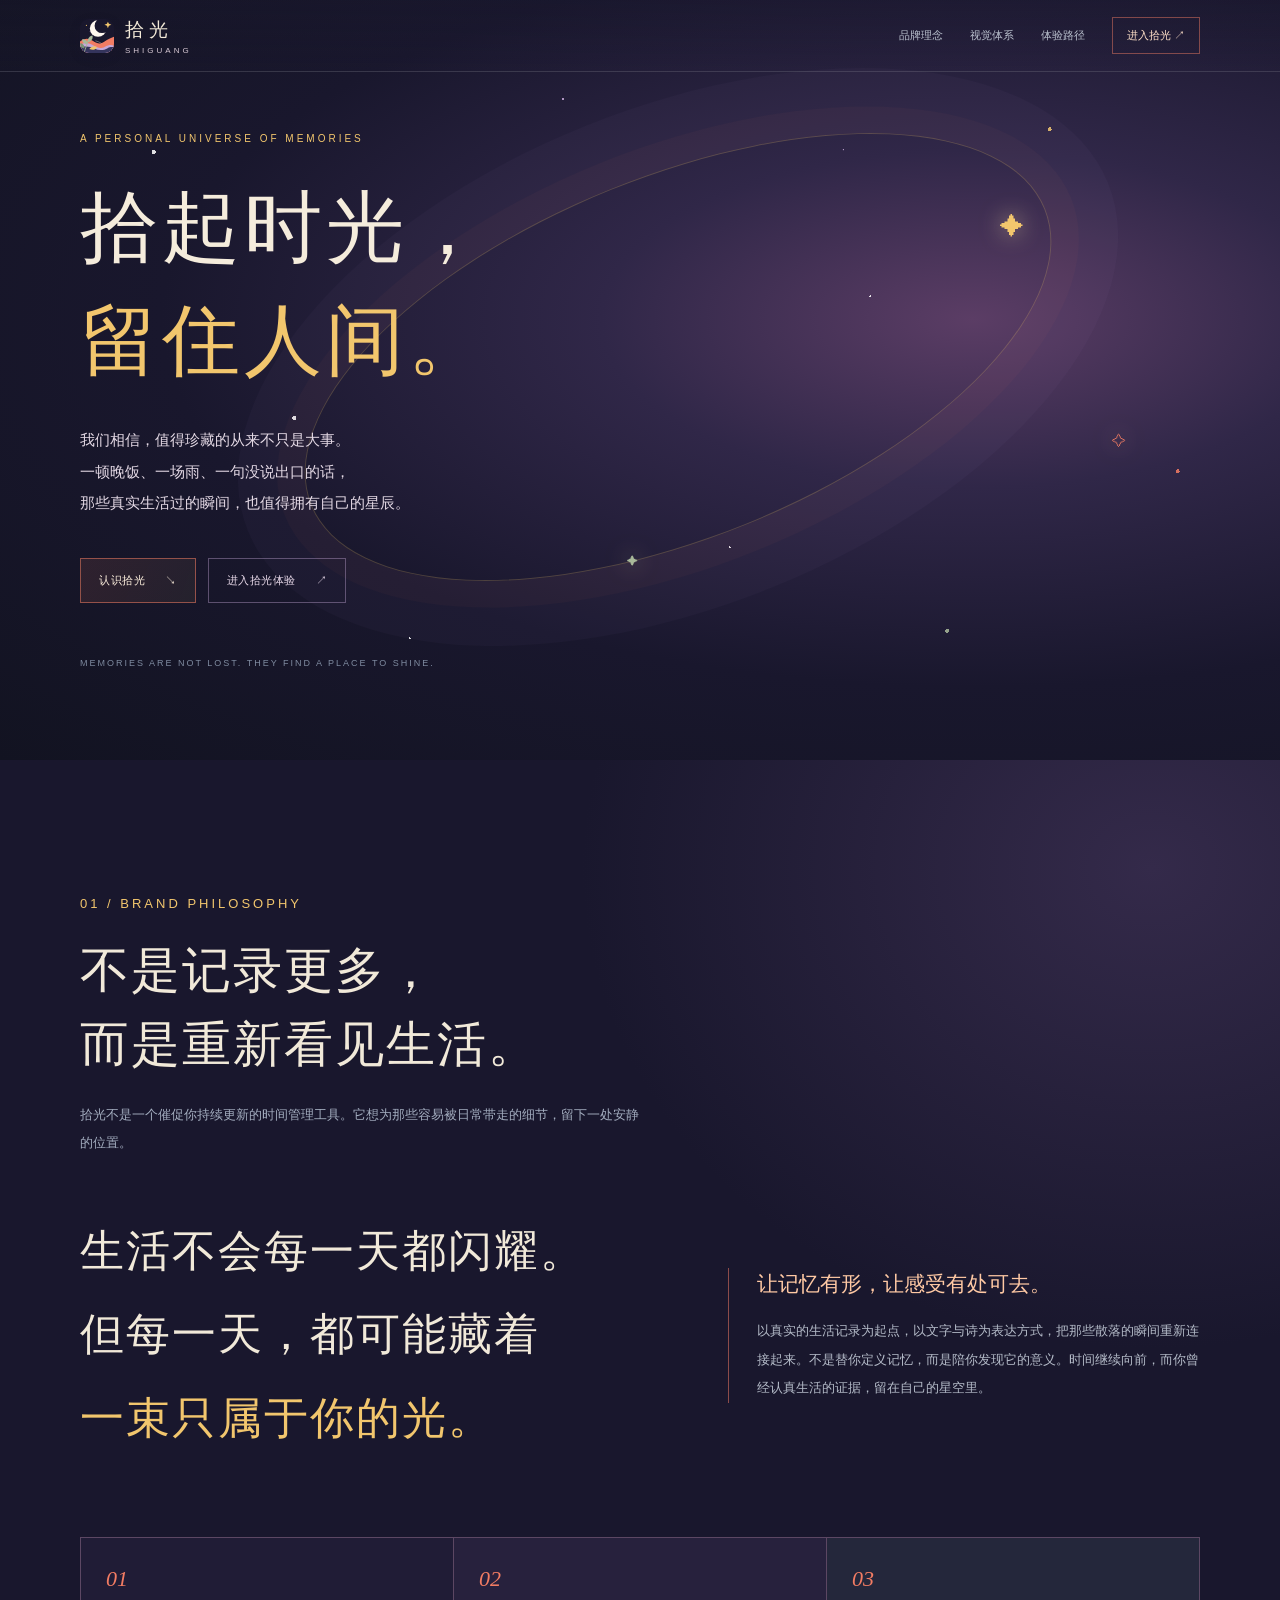
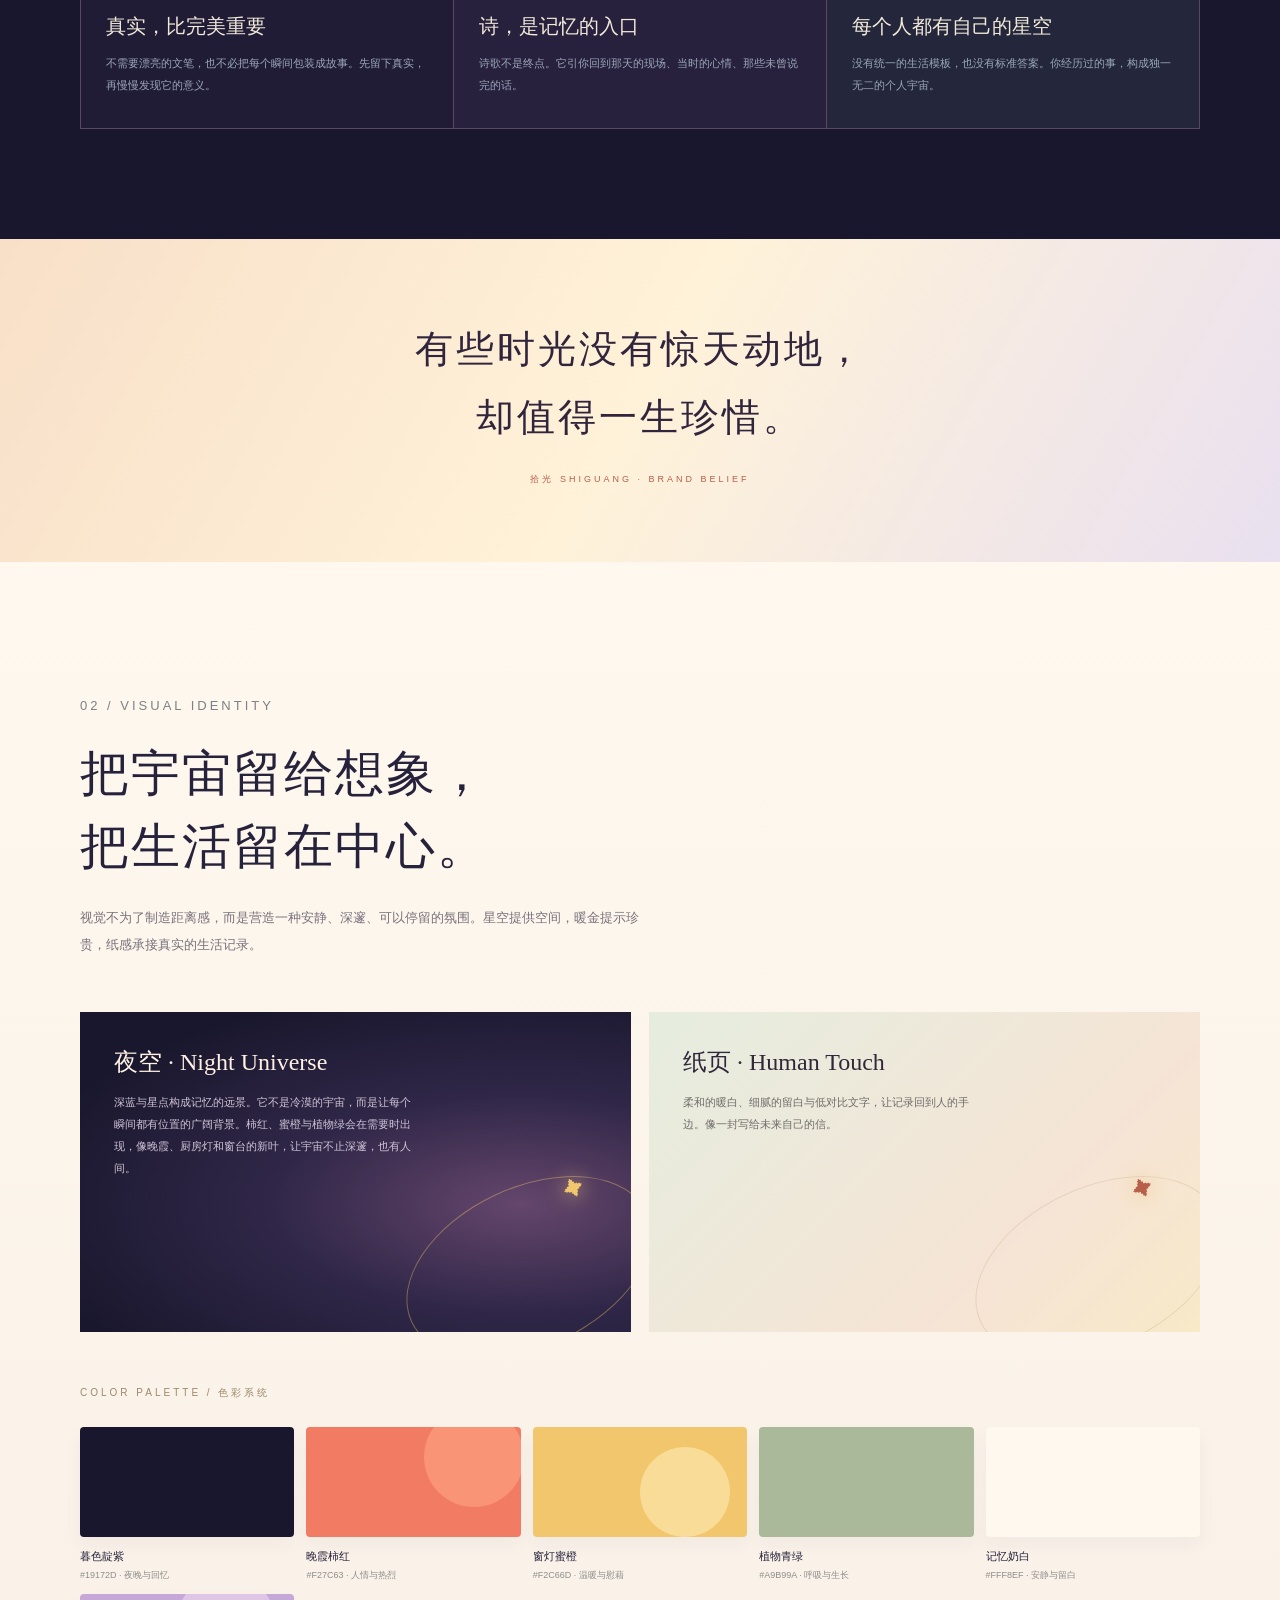
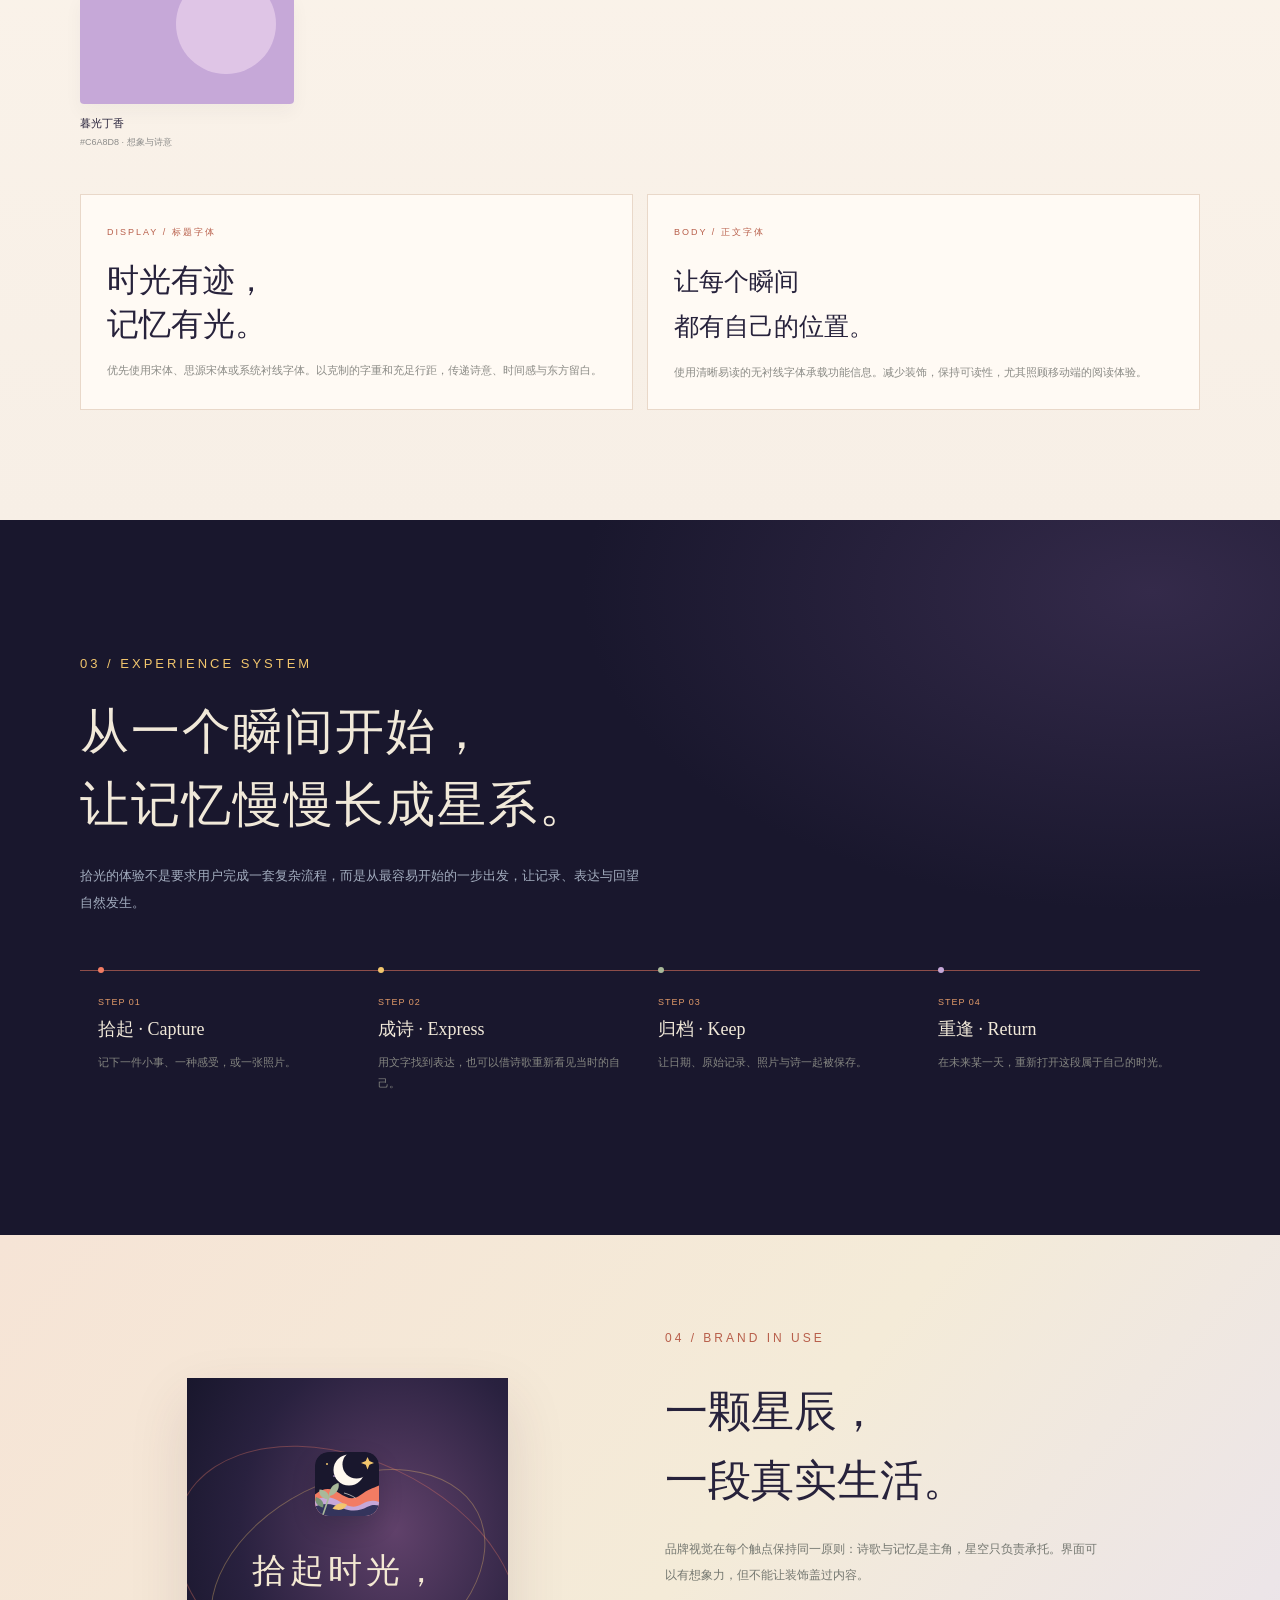
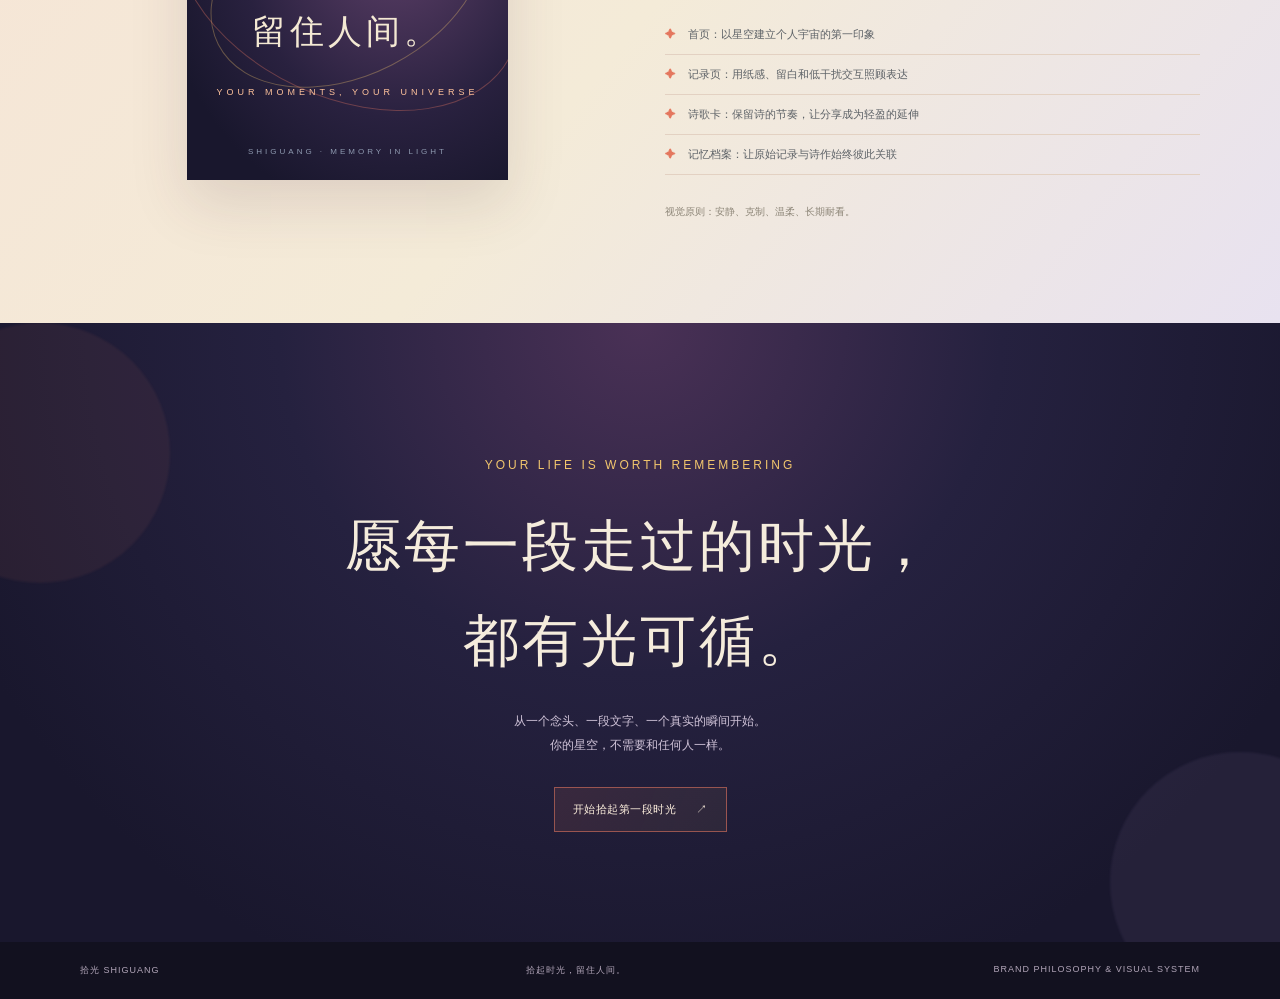
<file: shiguang/brand/index.html>
<!doctype html>
<html lang="zh-CN">
<head>
<meta charset="utf-8"><meta name="viewport" content="width=device-width,initial-scale=1,viewport-fit=cover">
<meta name="theme-color" content="#19172d"><meta name="description" content="拾光 SHIGUANG 品牌理念与视觉体系：拾起时光，留住人间。让每一个真实生活过的瞬间，都有自己的位置。">
<title>拾光 SHIGUANG｜品牌理念与视觉体系</title>
<style>
:root{--night:#19172d;--deep:#25213f;--blue:#34345c;--gold:#f2a36b;--gold2:#b85f4b;--paper:#fff8ef;--ink:#27223b;--muted:#8c8589;--line:#eaded2;--serif:"Songti SC","STSong","Noto Serif CJK SC",Georgia,serif;--sans:-apple-system,BlinkMacSystemFont,"PingFang SC","Microsoft YaHei",sans-serif}
*{box-sizing:border-box}html{scroll-behavior:smooth}body{margin:0;font-family:var(--sans);color:var(--ink);background:var(--paper)}a{color:inherit;text-decoration:none}button{font:inherit}.wrap{width:min(1120px,calc(100% - 48px));margin:auto}.nav{height:72px;position:absolute;inset:0 0 auto;z-index:5;display:flex;align-items:center;justify-content:space-between;color:#f3ead8;padding:0 max(24px,calc((100vw - 1120px)/2));border-bottom:1px solid #ffffff18}.brand{display:flex;align-items:center;gap:11px}.sigil{width:31px;height:31px;border:1px solid var(--gold);border-radius:50%;display:grid;place-items:center;color:var(--gold);font-size:15px}.brand strong{font:400 19px var(--serif);letter-spacing:5px}.brand small{display:block;font-size:8px;letter-spacing:3px;color:#a7afc0;margin-top:3px}.navlinks{display:flex;gap:27px;align-items:center;font-size:11px;color:#b9c0cd}.navlinks a:hover{color:var(--gold)}.navcta{border:1px solid #d9bd8377;padding:10px 14px;color:#e6d5b0!important}.hero{min-height:760px;display:flex;align-items:center;position:relative;overflow:hidden;background:radial-gradient(ellipse at 75% 52%,#243858 0,#121d35 35%,#090e1c 72%);color:#f5ecdc;padding:130px 0 80px}.hero:before{content:"";position:absolute;inset:0;opacity:.7;background-image:radial-gradient(1px 1px at 12% 20%,#fff 99%,transparent),radial-gradient(2px 2px at 82% 17%,#e6d5ad 99%,transparent),radial-gradient(1px 1px at 57% 72%,#fff 99%,transparent),radial-gradient(1px 1px at 92% 62%,#fff 99%,transparent),radial-gradient(1px 1px at 32% 84%,#fff 99%,transparent),radial-gradient(1px 1px at 68% 39%,#fff 99%,transparent),radial-gradient(1px 1px at 44% 13%,#fff 99%,transparent),radial-gradient(1px 1px at 23% 55%,#fff 99%,transparent),radial-gradient(1px 1px at 74% 83%,#fff 99%,transparent)}.hero:after{content:"";position:absolute;width:min(70vw,790px);height:360px;border:1px solid #d9bd8326;border-radius:50%;left:53%;top:47%;transform:translate(-50%,-50%) rotate(-22deg);box-shadow:0 0 0 28px #d9bd8306,0 0 0 68px #d9bd8304}.hero .wrap{position:relative;z-index:1}.kicker{font-size:10px;letter-spacing:3px;color:var(--gold);margin:0 0 27px}.hero h1{font:400 clamp(42px,7vw,78px)/1.45 var(--serif);letter-spacing:4px;margin:0;max-width:750px}.hero h1 em{font-style:normal;color:#e2c88f}.hero .lead{font:400 15px/2.1 var(--serif);color:#c2c9d4;margin:28px 0 0;max-width:480px}.hero-actions{display:flex;gap:12px;margin-top:38px;flex-wrap:wrap}.btn{display:inline-flex;align-items:center;justify-content:center;gap:20px;padding:14px 18px;font-size:11px;letter-spacing:.5px;border:1px solid #d9bd8377;color:#f3e7ca;background:#d9bd8310;transition:.2s}.btn:hover{background:#d9bd8324;border-color:var(--gold)}.btn.ghost{border-color:#ffffff30;color:#d2d7e0;background:transparent}.hero-note{font-size:9px;letter-spacing:2px;color:#7f8ba0;margin-top:55px}.floating-star{position:absolute;color:#e8d2a0;text-shadow:0 0 22px #e8d2a0aa;z-index:1}.s1{right:20%;top:28%;font-size:24px}.s2{right:12%;top:57%;font-size:14px}.s3{left:49%;top:73%;font-size:11px}.s4{right:34%;top:19%;font-size:10px}.section{padding:110px 0}.section.dark{background:var(--night);color:#f1e9d9}.section-head{max-width:680px;margin-bottom:54px}.section-head .kicker{margin-bottom:17px}.section-head h2{font:400 clamp(30px,4.5vw,49px)/1.5 var(--serif);letter-spacing:2px;margin:0}.section-head p{font-size:13px;line-height:2.1;color:#7d8086;max-width:560px;margin-top:20px}.dark .section-head p{color:#a3adbf}.manifesto{display:grid;grid-template-columns:1.1fr .9fr;gap:70px;align-items:center}.manifesto-main{font:400 clamp(27px,4vw,44px)/1.9 var(--serif);letter-spacing:2px}.manifesto-main span{color:var(--gold2)}.manifesto-aside{border-left:1px solid #d9bd8366;padding-left:28px;color:#b4bbc8;font-size:13px;line-height:2.2}.manifesto-aside strong{display:block;color:#e5d1a5;font:400 21px/1.6 var(--serif);margin-bottom:16px}.principles{display:grid;grid-template-columns:repeat(3,1fr);gap:1px;background:#ffffff17;border:1px solid #ffffff17;margin-top:76px}.principle{padding:28px 25px;background:var(--night);min-height:190px}.num{font:italic 22px Georgia;color:var(--gold)}.principle h3{font:400 20px var(--serif);margin:21px 0 12px}.principle p{font-size:11px;line-height:2;color:#9ca7ba;margin:0}.quote-band{padding:76px 0;background:#eee8db;text-align:center}.quote-band .quote{font:400 clamp(24px,4vw,38px)/1.8 var(--serif);letter-spacing:3px}.quote-band .caption{font-size:9px;letter-spacing:3px;color:#9a8968;margin-top:22px}.visual{display:grid;grid-template-columns:1fr 1fr;gap:18px}.visual-card{padding:34px;min-height:320px;position:relative;overflow:hidden}.visual-card h3{font:400 24px var(--serif);margin:0 0 13px}.visual-card p{font-size:11px;line-height:2;color:#9ea8b8;max-width:300px}.visual-night{background:radial-gradient(ellipse at 75% 55%,#263957,#0c1222 70%);color:#f4ead7}.visual-paper{background:#eee8db;color:#30374a}.visual-paper p{color:#797a79}.orbit-demo{position:absolute;width:260px;height:160px;border:1px solid #d9bd8344;border-radius:50%;right:-28px;bottom:-15px;transform:rotate(-25deg)}.orbit-demo:after{content:"✦";position:absolute;top:16px;right:45px;color:var(--gold);font-size:20px;text-shadow:0 0 20px #e4c57b}.palette{display:grid;grid-template-columns:repeat(5,1fr);gap:12px;margin-top:20px}.swatch{min-width:0}.color{height:110px;margin-bottom:12px}.swatch b{font-size:11px;font-weight:500;display:block}.swatch small{font-size:9px;color:#8d8d8b;display:block;margin-top:5px}.type-system{display:grid;grid-template-columns:1fr 1fr;gap:14px;margin-top:45px}.type-box{padding:26px;border:1px solid var(--line);background:#fbf9f3}.type-box .type-label{font-size:9px;letter-spacing:2px;color:#9b8968}.type-sample{font:400 32px var(--serif);margin:20px 0 13px}.type-box p{font-size:11px;line-height:1.9;color:#8b8b86;margin:0}.flow{display:grid;grid-template-columns:repeat(4,1fr);gap:0;margin-top:45px}.flow-item{padding:20px 18px;border-top:1px solid #d9bd8377;position:relative}.flow-item:before{content:"";position:absolute;width:6px;height:6px;background:var(--gold2);border-radius:50%;top:-4px;left:18px}.flow-item b{display:block;font:400 18px var(--serif);margin:8px 0}.flow-item small{font-size:9px;letter-spacing:1px;color:#9b8968}.flow-item p{font-size:11px;line-height:1.9;color:#858681}.showcase{background:#eae3d5;padding:90px 0}.showcase-grid{display:grid;grid-template-columns:1fr 1fr;gap:50px;align-items:center}.poster{aspect-ratio:4/5;max-width:400px;margin:auto;background:radial-gradient(ellipse at 65% 38%,#263958,#0b1120 70%);color:#f4e9d3;display:flex;flex-direction:column;align-items:center;justify-content:center;text-align:center;padding:30px;position:relative;overflow:hidden;box-shadow:0 24px 55px #1a20301a}.poster:before,.poster:after{content:"";position:absolute;width:90%;height:48%;border:1px solid #d9bd8335;border-radius:50%;transform:rotate(-27deg)}.poster:after{width:112%;height:59%;transform:rotate(25deg)}.poster .poster-mark{font-size:27px;color:var(--gold);margin-bottom:24px;z-index:1}.poster h3{font:400 34px/1.8 var(--serif);letter-spacing:4px;margin:0;z-index:1}.poster p{font-size:9px;letter-spacing:4px;color:#c6b48e;z-index:1;margin-top:25px}.poster small{position:absolute;bottom:24px;font-size:8px;letter-spacing:3px;color:#8f9ab0}.showcase-copy h2{font:400 clamp(30px,4vw,43px)/1.6 var(--serif);margin:0 0 20px}.showcase-copy p{font-size:12px;line-height:2.2;color:#747770;max-width:440px}.checklist{list-style:none;padding:0;margin:26px 0}.checklist li{font-size:11px;color:#5d6267;padding:12px 0;border-bottom:1px solid #d9d1c3}.checklist li:before{content:"✦";color:var(--gold2);margin-right:12px}.end{background:var(--night);color:#f5ecdc;text-align:center;padding:110px 24px}.end .kicker{margin-bottom:22px}.end h2{font:400 clamp(32px,5vw,56px)/1.7 var(--serif);letter-spacing:3px;margin:0}.end p{font-size:12px;color:#a8b2c4;line-height:2;margin:20px auto 30px;max-width:450px}.footer{background:#080c16;color:#778297;padding:22px 24px;font-size:9px;letter-spacing:1px}.footer .wrap{display:flex;justify-content:space-between;gap:20px;flex-wrap:wrap}.mobile-menu{display:none}
@media(max-width:720px){.wrap{width:calc(100% - 40px)}.nav{height:64px;padding:0 20px}.navlinks{gap:13px}.navlinks a:not(.navcta){display:none}.hero{min-height:720px;padding-top:125px}.hero h1{font-size:43px;letter-spacing:2px}.hero .lead{font-size:13px}.hero:after{width:115vw;left:67%;top:53%}.s1{right:15%;top:23%}.s2{right:8%;top:68%}.section{padding:78px 0}.manifesto,.showcase-grid{grid-template-columns:1fr;gap:32px}.manifesto-aside{padding-left:20px}.principles{grid-template-columns:1fr;margin-top:45px}.principle{min-height:auto;padding:24px}.principle h3{margin:13px 0 8px}.visual{grid-template-columns:1fr}.visual-card{min-height:260px}.palette{grid-template-columns:repeat(3,1fr);row-gap:24px}.color{height:80px}.type-system{grid-template-columns:1fr}.flow{grid-template-columns:1fr 1fr;row-gap:14px}.showcase{padding:70px 0}.poster{width:100%;max-width:340px}.showcase-copy{padding:0 2px}.end{padding:80px 20px}.footer .wrap{flex-direction:column}}
@media(prefers-reduced-motion:reduce){html{scroll-behavior:auto}*{transition:none!important}}

/* SHIGUANG warm-lively identity refresh */
:root{--night:#19172d;--deep:#25213f;--blue:#34345c;--gold:#f2a36b;--gold2:#b85f4b;--paper:#fff8ef;--ink:#27223b;--muted:#8c8589;--line:#eaded2}
body{background:#fff8ef}
.nav{background:linear-gradient(180deg,#19172d30,transparent);border-bottom-color:#ffffff22}
.sigil{border-color:#f2a36b;color:#f2a36b}
.brand small{color:#d7c8d3}
.navlinks a:hover{color:#f2c66d}
.navcta{border-color:#f27c6377;color:#ffe0c9!important}
.hero{background:radial-gradient(ellipse at 76% 42%,#5b3d65 0,#302748 27%,#19172d 59%,#121321 100%)}
.hero:before{opacity:.86;background-image:radial-gradient(2px 2px at 12% 20%,#fff 99%,transparent),radial-gradient(2px 2px at 82% 17%,#f2c66d 99%,transparent),radial-gradient(1px 1px at 57% 72%,#fff 99%,transparent),radial-gradient(2px 2px at 92% 62%,#f27c63 99%,transparent),radial-gradient(1px 1px at 32% 84%,#fff 99%,transparent),radial-gradient(1px 1px at 68% 39%,#fff 99%,transparent),radial-gradient(1px 1px at 44% 13%,#c6a8d8 99%,transparent),radial-gradient(2px 2px at 23% 55%,#fff 99%,transparent),radial-gradient(2px 2px at 74% 83%,#a9b99a 99%,transparent)}
.hero:after{border-color:#f2c66d3b;box-shadow:0 0 0 28px #f27c6308,0 0 0 68px #c6a8d808}
.hero h1 em{color:#f2c66d}
.hero .lead{color:#e4d9e5}
.kicker{color:#f2c66d}
.btn{border-color:#f27c6388;color:#fff1df;background:linear-gradient(110deg,#f27c631c,#f2c66d10)}
.btn:hover{background:#f27c6330;border-color:#f2c66d}
.btn.ghost{border-color:#c6a8d866;color:#e8d9e9}
.floating-star{color:#f2c66d}
.s2{color:#f27c63}.s3{color:#a9b99a}.s4{color:#c6a8d8}
.section.dark{background:radial-gradient(ellipse at 90% 10%,#342a4a 0,transparent 35%),#19172d}
.section.dark .kicker{color:#f2c66d}
.manifesto-main span{color:#f2c66d}
.manifesto-aside{border-left-color:#f27c6388}
.manifesto-aside strong{color:#ffc9a4}
.principles{background:#5c4763;border-color:#5c4763}
.principle{background:#201c36}
.principle:nth-child(2){background:#27213d}
.principle:nth-child(3){background:#24273b}
.num{color:#f27c63}
.quote-band{background:linear-gradient(120deg,#f8dfc8 0%,#fff2d9 50%,#e9e0f0 100%);color:#30253c}
.quote-band .caption{color:#b85f4b}
.section:not(.dark){background:#fff8ef}
#visual{background:linear-gradient(180deg,#fff8ef 0%,#f7efe6 100%)}
#visual .section-head p:not(.kicker){color:#77717b}
.visual-night{background:radial-gradient(ellipse at 80% 60%,#65466c 0,#302748 40%,#19172d 82%);color:#fff1e3}
.visual-night p{color:#d0c4d7}
.visual-night .orbit-demo{border-color:#f2c66d66}
.visual-night .orbit-demo:after{color:#f2c66d}
.visual-paper{background:linear-gradient(135deg,#e5eddf,#f6e4d5 70%,#f8e9c8);color:#30283a}
.visual-paper p{color:#6f6b6a}
.visual-paper .orbit-demo{border-color:#b85f4b55}
.visual-paper .orbit-demo:after{color:#b85f4b}
.color{border-radius:4px;box-shadow:0 8px 18px #35233b0b}
.swatch:nth-child(2) .color,.swatch:nth-child(3) .color,.swatch:nth-child(6) .color{position:relative;overflow:hidden}
.swatch:nth-child(2) .color:after{content:"";display:block;width:100px;height:100px;border-radius:50%;background:#ffb18c77;position:relative;left:55%;top:-20px}
.swatch:nth-child(3) .color:after{content:"";display:block;width:90px;height:90px;border-radius:50%;background:#fff0bc88;position:relative;left:50%;top:20px}
.swatch:nth-child(6) .color:after{content:"";display:block;width:100px;height:100px;border-radius:50%;background:#f6dff488;position:relative;left:45%;top:-20px}
.type-box{background:#fffaf4;border-color:#e9d8c9}
.type-box .type-label{color:#b85f4b}
.flow-item{border-top-color:#f27c6388}
.flow-item:before{background:#f27c63}
.flow-item:nth-child(2):before{background:#f2c66d}
.flow-item:nth-child(3):before{background:#a9b99a}
.flow-item:nth-child(4):before{background:#c6a8d8}
.flow-item small{color:#e09a69}
.showcase{background:linear-gradient(130deg,#f6e4d6,#f4ebd8 52%,#e8e2f0)}
.poster{background:radial-gradient(ellipse at 65% 38%,#60416a,#29213f 53%,#19172d 82%);box-shadow:0 24px 55px #4b2b3b22}
.poster:before{border-color:#f2c66d55}
.poster:after{border-color:#f27c6355}
.poster .poster-mark{color:#f2c66d}
.poster p{color:#ffc39c}
.showcase-copy .kicker{color:#b85f4b!important}
.checklist li{border-bottom-color:#e3d1c2}
.checklist li:before{color:#e4775e}
.end{background:radial-gradient(ellipse at 50% 0%,#4a3156 0,#25213f 40%,#19172d 82%);position:relative;overflow:hidden}
.end:before,.end:after{content:"";position:absolute;width:260px;height:260px;border-radius:50%;filter:blur(1px);pointer-events:none}
.end:before{background:#f27c6312;left:-90px;top:0}
.end:after{background:#c6a8d812;right:-90px;bottom:-70px}
.end h2{position:relative}
.end .kicker{color:#f2c66d}
.end p{position:relative;color:#d1c4d9}
.footer{background:#12111f;color:#b1a5b8}
@media(max-width:720px){.palette{grid-template-columns:repeat(3,1fr)}.hero{background:radial-gradient(ellipse at 80% 42%,#5b3d65 0,#302748 34%,#19172d 68%,#121321 100%)}.quote-band{padding:62px 0}.visual-card{border-radius:3px}}

.sigil{width:34px;height:34px;border:0;border-radius:9px;display:block;object-fit:cover;box-shadow:0 4px 12px #19172d25;font-size:0}
.poster-mark{width:64px;height:64px;display:block;object-fit:cover;border-radius:14px;margin-bottom:24px;z-index:1;box-shadow:0 10px 25px #060a1528}
</style></head>
<body>
<header class="nav"><a class="brand" href="../"><img class="sigil" src="../assets/shiguang-logo.svg" alt="拾光 SHIGUANG" width="34" height="34"><span><strong>拾光</strong><small>SHIGUANG</small></span></a><nav class="navlinks"><a href="#idea">品牌理念</a><a href="#visual">视觉体系</a><a href="#experience">体验路径</a><a class="navcta" href="../">进入拾光 ↗</a></nav></header>
<main>
<section class="hero"><span class="floating-star s1">✦</span><span class="floating-star s2">✧</span><span class="floating-star s3">✦</span><span class="floating-star s4">·</span><div class="wrap"><p class="kicker">A PERSONAL UNIVERSE OF MEMORIES</p><h1>拾起时光，<br><em>留住人间。</em></h1><p class="lead">我们相信，值得珍藏的从来不只是大事。<br>一顿晚饭、一场雨、一句没说出口的话，<br>那些真实生活过的瞬间，也值得拥有自己的星辰。</p><div class="hero-actions"><a class="btn" href="#idea">认识拾光 <span>↘</span></a><a class="btn ghost" href="../">进入拾光体验 <span>↗</span></a></div><p class="hero-note">MEMORIES ARE NOT LOST. THEY FIND A PLACE TO SHINE.</p></div></section>
<section class="section dark" id="idea"><div class="wrap"><div class="section-head"><p class="kicker">01 / BRAND PHILOSOPHY</p><h2>不是记录更多，<br>而是重新看见生活。</h2><p>拾光不是一个催促你持续更新的时间管理工具。它想为那些容易被日常带走的细节，留下一处安静的位置。</p></div><div class="manifesto"><div class="manifesto-main">生活不会每一天都闪耀。<br>但每一天，都可能藏着<br><span>一束只属于你的光。</span></div><div class="manifesto-aside"><strong>让记忆有形，让感受有处可去。</strong>以真实的生活记录为起点，以文字与诗为表达方式，把那些散落的瞬间重新连接起来。不是替你定义记忆，而是陪你发现它的意义。时间继续向前，而你曾经认真生活的证据，留在自己的星空里。</div></div><div class="principles"><article class="principle"><span class="num">01</span><h3>真实，比完美重要</h3><p>不需要漂亮的文笔，也不必把每个瞬间包装成故事。先留下真实，再慢慢发现它的意义。</p></article><article class="principle"><span class="num">02</span><h3>诗，是记忆的入口</h3><p>诗歌不是终点。它引你回到那天的现场、当时的心情、那些未曾说完的话。</p></article><article class="principle"><span class="num">03</span><h3>每个人都有自己的星空</h3><p>没有统一的生活模板，也没有标准答案。你经历过的事，构成独一无二的个人宇宙。</p></article></div></div></section>
<section class="quote-band"><div class="wrap"><div class="quote">有些时光没有惊天动地，<br>却值得一生珍惜。</div><div class="caption">拾光 SHIGUANG · BRAND BELIEF</div></div></section>
<section class="section" id="visual"><div class="wrap"><div class="section-head"><p class="kicker">02 / VISUAL IDENTITY</p><h2>把宇宙留给想象，<br>把生活留在中心。</h2><p>视觉不为了制造距离感，而是营造一种安静、深邃、可以停留的氛围。星空提供空间，暖金提示珍贵，纸感承接真实的生活记录。</p></div><div class="visual"><article class="visual-card visual-night"><h3>夜空 · Night Universe</h3><p>深蓝与星点构成记忆的远景。它不是冷漠的宇宙，而是让每个瞬间都有位置的广阔背景。柿红、蜜橙与植物绿会在需要时出现，像晚霞、厨房灯和窗台的新叶，让宇宙不止深邃，也有人间。</p><div class="orbit-demo"></div></article><article class="visual-card visual-paper"><h3>纸页 · Human Touch</h3><p>柔和的暖白、细腻的留白与低对比文字，让记录回到人的手边。像一封写给未来自己的信。</p><div class="orbit-demo" style="border-color:#a88a5533"></div></article></div><div style="margin-top:54px"><p class="kicker" style="color:#9b8968">COLOR PALETTE / 色彩系统</p><div class="palette">
<div class="swatch"><div class="color" style="background:#19172D"></div><b>暮色靛紫</b><small>#19172D · 夜晚与回忆</small></div>
<div class="swatch"><div class="color" style="background:#F27C63"></div><b>晚霞柿红</b><small>#F27C63 · 人情与热烈</small></div>
<div class="swatch"><div class="color" style="background:#F2C66D"></div><b>窗灯蜜橙</b><small>#F2C66D · 温暖与慰藉</small></div>
<div class="swatch"><div class="color" style="background:#A9B99A"></div><b>植物青绿</b><small>#A9B99A · 呼吸与生长</small></div>
<div class="swatch"><div class="color" style="background:#FFF8EF"></div><b>记忆奶白</b><small>#FFF8EF · 安静与留白</small></div>
<div class="swatch"><div class="color" style="background:#C6A8D8"></div><b>暮光丁香</b><small>#C6A8D8 · 想象与诗意</small></div>
</div></div><div class="type-system"><article class="type-box"><span class="type-label">DISPLAY / 标题字体</span><div class="type-sample">时光有迹，<br>记忆有光。</div><p>优先使用宋体、思源宋体或系统衬线字体。以克制的字重和充足行距，传递诗意、时间感与东方留白。</p></article><article class="type-box"><span class="type-label">BODY / 正文字体</span><div class="type-sample" style="font:400 25px/1.8 var(--sans)">让每个瞬间<br>都有自己的位置。</div><p>使用清晰易读的无衬线字体承载功能信息。减少装饰，保持可读性，尤其照顾移动端的阅读体验。</p></article></div></div></section>
<section class="section dark" id="experience"><div class="wrap"><div class="section-head"><p class="kicker">03 / EXPERIENCE SYSTEM</p><h2>从一个瞬间开始，<br>让记忆慢慢长成星系。</h2><p>拾光的体验不是要求用户完成一套复杂流程，而是从最容易开始的一步出发，让记录、表达与回望自然发生。</p></div><div class="flow"><div class="flow-item"><small>STEP 01</small><b>拾起 · Capture</b><p>记下一件小事、一种感受，或一张照片。</p></div><div class="flow-item"><small>STEP 02</small><b>成诗 · Express</b><p>用文字找到表达，也可以借诗歌重新看见当时的自己。</p></div><div class="flow-item"><small>STEP 03</small><b>归档 · Keep</b><p>让日期、原始记录、照片与诗一起被保存。</p></div><div class="flow-item"><small>STEP 04</small><b>重逢 · Return</b><p>在未来某一天，重新打开这段属于自己的时光。</p></div></div></div></section>
<section class="showcase"><div class="wrap showcase-grid"><div class="poster"><img class="poster-mark" src="../assets/shiguang-logo.svg" alt="拾光应用标志"><h3>拾起时光，<br>留住人间。</h3><p>YOUR MOMENTS, YOUR UNIVERSE</p><small>SHIGUANG · MEMORY IN LIGHT</small></div><div class="showcase-copy"><p class="kicker" style="color:#9b8968">04 / BRAND IN USE</p><h2>一颗星辰，<br>一段真实生活。</h2><p>品牌视觉在每个触点保持同一原则：诗歌与记忆是主角，星空只负责承托。界面可以有想象力，但不能让装饰盖过内容。</p><ul class="checklist"><li>首页：以星空建立个人宇宙的第一印象</li><li>记录页：用纸感、留白和低干扰交互照顾表达</li><li>诗歌卡：保留诗的节奏，让分享成为轻盈的延伸</li><li>记忆档案：让原始记录与诗作始终彼此关联</li></ul><p style="font-size:10px;color:#8d8678">视觉原则：安静、克制、温柔、长期耐看。</p></div></div></section>
<section class="end"><p class="kicker">YOUR LIFE IS WORTH REMEMBERING</p><h2>愿每一段走过的时光，<br>都有光可循。</h2><p>从一个念头、一段文字、一个真实的瞬间开始。<br>你的星空，不需要和任何人一样。</p><a class="btn" href="../">开始拾起第一段时光 <span>↗</span></a></section>
</main><footer class="footer"><div class="wrap"><span>拾光 SHIGUANG</span><span>拾起时光，留住人间。</span><span>BRAND PHILOSOPHY & VISUAL SYSTEM</span></div></footer>
</body></html>
</file>
<file: merchant/styles.css>
:root{--ink:#142d2a;--forest:#24473d;--jade:#718979;--gold:#c79c55;--gold-light:#ecd5a3;--paper:#f7f4ec;--white:#fffdf8;--text:#263b34;--muted:#738078;--line:#e4e7df;--blue:#607fa2;--rose:#b8735d;--green:#4f8267;--shadow:0 12px 34px #142d2a0c}
*{box-sizing:border-box}body{margin:0;background:#f5f6f2;color:var(--text);font-family:Inter,-apple-system,BlinkMacSystemFont,"Segoe UI","PingFang SC","Microsoft YaHei",sans-serif;font-size:14px;line-height:1.55}button,input,select,textarea{font:inherit}button{cursor:pointer}a{color:inherit;text-decoration:none}.app-top{height:72px;background:var(--ink);color:#fff;display:flex;align-items:center;justify-content:space-between;padding:0 28px;gap:20px}.brand{display:flex;align-items:center;gap:12px;font-weight:800;letter-spacing:.03em}.brand-mark{width:39px;height:39px;border:1px solid var(--gold);color:var(--gold-light);display:grid;place-items:center;border-radius:13px;font-size:20px}.brand small{display:block;color:#c3d0c7;font-size:9px;letter-spacing:.16em;font-weight:500;margin-top:1px}.top-right{display:flex;align-items:center;gap:12px}.mode-chip{border:1px solid #ecd5a35a;border-radius:99px;color:var(--gold-light);font-size:11px;padding:6px 10px}.web-link{font-size:12px;color:#d7e0d9}.shell{min-height:calc(100vh - 72px);display:grid;grid-template-columns:225px minmax(0,1fr)}.sidebar{padding:22px 14px;background:#fff;border-right:1px solid var(--line);display:flex;flex-direction:column;gap:18px}.nav-label{font-size:10px;color:#9aa39c;letter-spacing:.13em;font-weight:800;padding:0 12px}.nav-list{display:flex;flex-direction:column;gap:5px}.nav-item{border:0;border-radius:11px;display:flex;align-items:center;gap:11px;padding:12px;color:#64736b;background:transparent;text-align:left;font-weight:650;font-size:13px;width:100%}.nav-item .ico{font-size:17px;width:23px;text-align:center}.nav-item:hover{background:#f6f7f3}.nav-item.active{background:#e9efe7;color:var(--ink);box-shadow:inset 3px 0 0 var(--gold)}.side-card{margin-top:auto;background:#f5f6f1;border:1px solid #e9ece4;border-radius:14px;padding:15px}.side-card strong{font-size:12px}.side-card p{font-size:11px;color:var(--muted);line-height:1.8;margin:7px 0}.side-card .tiny{font-size:10px;color:#9a8050}.main{padding:27px clamp(18px,3vw,38px) 40px;min-width:0;max-width:1500px;width:100%;margin:0 auto}.page-head{display:flex;align-items:flex-start;justify-content:space-between;gap:16px;margin-bottom:22px}.kicker{font-size:10px;color:var(--jade);font-weight:800;letter-spacing:.15em;text-transform:uppercase}.page-head h1{font-size:clamp(25px,3vw,34px);letter-spacing:-.045em;line-height:1.2;margin:6px 0}.subhead{font-size:12px;color:var(--muted);max-width:690px}.head-actions{display:flex;gap:8px;flex-wrap:wrap;justify-content:flex-end}.btn{display:inline-flex;align-items:center;justify-content:center;gap:7px;border:1px solid transparent;border-radius:10px;padding:10px 14px;font-size:12px;font-weight:750;transition:.15s}.btn:hover{transform:translateY(-1px)}.btn-primary{background:var(--ink);color:#fff}.btn-primary:hover{background:#24473d}.btn-gold{background:var(--gold-light);color:#41351d}.btn-soft{background:#fff;border-color:var(--line);color:#495a50}.btn-danger{color:#9d4e40;background:#fff4f1;border-color:#f0d8d1}.btn-small{padding:7px 10px;font-size:11px;border-radius:8px}.demo-banner{display:flex;align-items:flex-start;gap:10px;border:1px solid #eadbb8;background:#fff9e9;color:#6a5b38;padding:12px 14px;border-radius:12px;font-size:11px;margin-bottom:20px}.demo-banner b{font-size:13px}.stats{display:grid;grid-template-columns:repeat(4,minmax(0,1fr));gap:13px;margin-bottom:20px}.stat{border:1px solid var(--line);background:#fff;border-radius:15px;padding:17px;box-shadow:0 5px 15px #142d2a04;min-width:0}.stat-label{font-size:11px;color:var(--muted);display:flex;align-items:center;justify-content:space-between;gap:8px}.stat-icon{width:29px;height:29px;border-radius:9px;background:#eaf0e7;color:var(--forest);display:grid;place-items:center;font-size:15px}.stat-value{font-size:28px;font-weight:800;letter-spacing:-.05em;margin:12px 0 1px;font-variant-numeric:tabular-nums}.stat-foot{font-size:10px;color:#99a29b}.dashboard-grid{display:grid;grid-template-columns:minmax(0,1.25fr) minmax(260px,.75fr);gap:16px}.panel{background:#fff;border:1px solid var(--line);border-radius:16px;overflow:hidden;min-width:0;box-shadow:0 5px 20px #142d2a04}.panel-head{display:flex;align-items:center;justify-content:space-between;gap:10px;padding:16px 18px;border-bottom:1px solid #eef0eb}.panel-head h2{font-size:14px;margin:0}.panel-head p{margin:3px 0 0;color:var(--muted);font-size:10px}.panel-body{padding:16px 18px}.link-btn{border:0;background:none;color:#657f6d;font-size:11px;font-weight:750;padding:5px}.quick-grid{display:grid;grid-template-columns:1fr 1fr;gap:10px}.quick-card{border:1px solid var(--line);border-radius:12px;padding:14px;text-align:left;background:#fff;display:flex;flex-direction:column;gap:8px;min-height:115px}.quick-card:hover{border-color:#b5c8b7;background:#fbfcf9}.quick-symbol{height:33px;width:33px;border-radius:10px;background:#edf2e9;display:grid;place-items:center;font-size:18px;color:var(--forest)}.quick-card strong{font-size:12px}.quick-card span:last-child{font-size:10px;color:var(--muted)}.table-wrap{overflow:auto;width:100%}table{border-collapse:collapse;width:100%;font-size:12px;white-space:nowrap}th{font-size:10px;text-align:left;color:#7e8a81;font-weight:700;background:#fafbf8}th,td{padding:12px 15px;border-bottom:1px solid #eef0eb}tbody tr:last-child td{border-bottom:0}tbody tr:hover{background:#fcfdfb}.product-cell{display:flex;align-items:center;gap:10px;min-width:180px}.product-thumb{width:38px;height:38px;border-radius:10px;background:#f0e4ce;display:grid;place-items:center;font-size:19px;flex-shrink:0}.product-thumb.bead{background:#e3ebe3}.product-thumb.craft{background:#efe2dc}.product-name{font-weight:750;font-size:12px}.product-meta{font-size:10px;color:#8a968d;margin-top:3px}.pill{display:inline-flex;align-items:center;gap:5px;font-size:10px;padding:4px 8px;border-radius:99px;background:#edf3ed;color:#4c7559}.pill.warning{background:#fff3d8;color:#916923}.pill.muted{background:#f0f1ed;color:#7b857e}.pill.rose{background:#f7e9e5;color:#a55e4b}.row-actions{display:flex;align-items:center;gap:5px}.icon-btn{border:1px solid var(--line);border-radius:8px;background:#fff;color:#6d796f;padding:6px 8px;font-size:11px}.icon-btn:hover{background:#f3f6f0}.empty{padding:35px 20px;text-align:center;color:var(--muted);font-size:12px}.empty .empty-icon{font-size:27px;margin-bottom:8px}.form-grid{display:grid;grid-template-columns:repeat(2,minmax(0,1fr));gap:15px}.field{display:flex;flex-direction:column;gap:6px;min-width:0}.field.full{grid-column:1/-1}.field label{font-size:11px;font-weight:750;color:#536259}.field input,.field select,.field textarea{border:1px solid #dfe5dc;border-radius:9px;background:#fff;padding:10px 11px;color:var(--text);outline:none;width:100%;min-width:0}.field textarea{min-height:80px;resize:vertical}.field input:focus,.field select:focus,.field textarea:focus{border-color:#819f87;box-shadow:0 0 0 3px #7189791b}.field .hint{font-size:10px;color:#929c94}.form-actions{display:flex;justify-content:flex-end;gap:8px;margin-top:18px;flex-wrap:wrap}.quote-layout{display:grid;grid-template-columns:minmax(0,1fr) minmax(285px,.68fr);gap:16px;align-items:start}.form-panel{padding:20px}.form-panel h2{font-size:14px;margin:0 0 17px}.input-banner{padding:11px 12px;border-radius:10px;border:1px solid #eadcb9;background:#fff9eb;color:#6a5935;font-size:10px;line-height:1.8;margin-bottom:17px}.calculated-card{background:var(--ink);color:#fff;border-radius:16px;padding:20px;position:sticky;top:18px}.calculated-card .gold-tag{font-size:10px;letter-spacing:.12em;color:var(--gold-light);font-weight:800}.total-label{font-size:11px;color:#c2d0c7;margin-top:15px}.total{font-size:36px;font-weight:850;letter-spacing:-.055em;font-variant-numeric:tabular-nums;line-height:1.25;margin:3px 0 16px;color:#f4e1b5}.breakdown{border-top:1px solid #ffffff24;padding-top:10px}.break-row{display:flex;justify-content:space-between;gap:14px;padding:6px 0;color:#c8d3cc;font-size:11px}.break-row b{color:#fff;font-weight:650;text-align:right}.break-row.subtotal{margin-top:4px;padding-top:12px;border-top:1px solid #ffffff24;font-size:12px}.quote-valid{margin:14px 0 0;padding:10px;border-radius:9px;background:#ffffff0d;color:#d9e2dc;font-size:10px;line-height:1.8}.quote-valid strong{color:var(--gold-light)}.calc-empty{font-size:11px;color:#bfcdc4;line-height:1.8}.section-title{display:flex;align-items:center;justify-content:space-between;gap:12px;margin:24px 0 12px}.section-title h2{font-size:14px;margin:0}.section-title p{font-size:10px;color:var(--muted);margin:4px 0 0}.toolbar{display:flex;gap:9px;align-items:center;flex-wrap:wrap;margin-bottom:15px}.search{flex:1;min-width:180px;position:relative}.search input{width:100%;padding:10px 12px 10px 36px;border:1px solid var(--line);border-radius:10px;background:#fff;outline:none}.search:before{content:"⌕";position:absolute;left:13px;top:5px;font-size:20px;color:#8b968d}.toolbar select{padding:10px 12px;border:1px solid var(--line);border-radius:10px;background:#fff;color:#526056}.filter-tabs{display:flex;gap:6px;flex-wrap:wrap;margin-bottom:15px}.filter-tab{border:1px solid var(--line);background:#fff;color:#69776d;border-radius:99px;padding:7px 11px;font-size:10px;font-weight:700}.filter-tab.active{background:var(--ink);color:#fff;border-color:var(--ink)}.inquiry-card{display:grid;grid-template-columns:minmax(0,1fr) auto;gap:12px;padding:15px;border-bottom:1px solid #eef0eb}.inquiry-card:last-child{border-bottom:0}.inquiry-card:hover{background:#fcfdfb}.inquiry-main{min-width:0}.inquiry-title-row{display:flex;align-items:center;gap:8px;flex-wrap:wrap}.inquiry-title-row strong{font-size:12px}.inquiry-meta{font-size:10px;color:#8a968d;margin-top:5px}.inquiry-note{font-size:11px;color:#69776d;margin-top:9px;white-space:normal;overflow-wrap:anywhere}.inquiry-side{display:flex;align-items:flex-start;gap:7px;flex-direction:column}.modal-backdrop{position:fixed;inset:0;background:#142d2a70;backdrop-filter:blur(3px);z-index:20;display:grid;place-items:center;padding:18px}.modal{width:min(620px,100%);max-height:90vh;overflow:auto;border-radius:18px;background:#fff;box-shadow:0 25px 80px #0003}.modal-head{position:sticky;top:0;background:#fff;z-index:1;display:flex;align-items:center;justify-content:space-between;padding:18px 20px;border-bottom:1px solid var(--line)}.modal-head h2{font-size:16px;margin:0}.modal-close{border:1px solid var(--line);background:#fff;border-radius:8px;padding:5px 9px;color:#6d796f}.modal-body{padding:20px}.settings-grid{display:grid;grid-template-columns:1fr 1fr;gap:16px}.setting-card{background:#fff;border:1px solid var(--line);border-radius:15px;padding:18px}.setting-card h2{font-size:14px;margin:0 0 7px}.setting-card>p{font-size:11px;color:var(--muted);line-height:1.8;margin:0 0 16px}.setting-card .form-grid{gap:12px}.setting-card .form-actions{justify-content:flex-start}.api-status{display:flex;align-items:center;gap:8px;font-size:11px;margin-bottom:12px}.status-dot{width:8px;height:8px;border-radius:50%;background:#c5a65e}.api-list{list-style:none;padding:0;margin:0}.api-list li{border-top:1px solid #edf0eb;padding:9px 0;font-size:10px;color:#78857b;display:flex;justify-content:space-between;gap:10px}.toast{position:fixed;bottom:22px;left:50%;transform:translate(-50%,15px);opacity:0;pointer-events:none;z-index:50;background:#142d2a;color:#fff;border-radius:11px;padding:12px 18px;font-size:12px;box-shadow:0 8px 24px #0002;transition:.22s;max-width:90vw;text-align:center}.toast.show{opacity:1;transform:translate(-50%,0)}.small-muted{font-size:10px;color:#929d95}.money{font-variant-numeric:tabular-nums}.footnote{font-size:10px;color:#8a968d;line-height:1.8;margin-top:15px}.hide{display:none!important}
@media(max-width:1000px){.shell{grid-template-columns:185px minmax(0,1fr)}.stats{grid-template-columns:repeat(2,minmax(0,1fr))}.dashboard-grid{grid-template-columns:1fr}.quote-layout{grid-template-columns:1fr}.calculated-card{position:static}.settings-grid{grid-template-columns:1fr}}
@media(max-width:720px){.app-top{height:64px;padding:0 15px}.brand-mark{width:34px;height:34px}.top-right .web-link{display:none}.shell{display:flex;flex-direction:column;min-height:calc(100vh - 64px)}.sidebar{padding:9px 10px 11px;border-right:0;border-bottom:1px solid var(--line);gap:8px}.nav-label,.side-card{display:none}.nav-list{display:flex;flex-direction:row;overflow:auto;gap:5px}.nav-item{width:auto;flex:0 0 auto;padding:9px 11px;font-size:11px;gap:6px}.nav-item .ico{font-size:15px;width:auto}.main{padding:20px 13px 32px}.page-head{flex-direction:column}.head-actions{justify-content:flex-start}.stats{gap:9px}.stat{padding:13px}.stat-value{font-size:25px}.stat-label{font-size:10px}.stat-icon{width:25px;height:25px}.form-grid{grid-template-columns:1fr}.field.full{grid-column:auto}.inquiry-card{grid-template-columns:1fr}.inquiry-side{flex-direction:row;align-items:center;flex-wrap:wrap}.panel-head,.panel-body{padding-left:13px;padding-right:13px}.form-panel{padding:15px}.calculated-card{padding:17px}.total{font-size:32px}.demo-banner{font-size:10px}.toolbar select{max-width:100%}.quick-grid{gap:8px}.quick-card{padding:11px}.modal-backdrop{padding:8px}.modal-body{padding:14px}}
@media(max-width:380px){.stats{grid-template-columns:1fr 1fr}.quick-grid{grid-template-columns:1fr}.mode-chip{font-size:9px;padding:5px 7px}.brand small{font-size:8px}}
</file>
